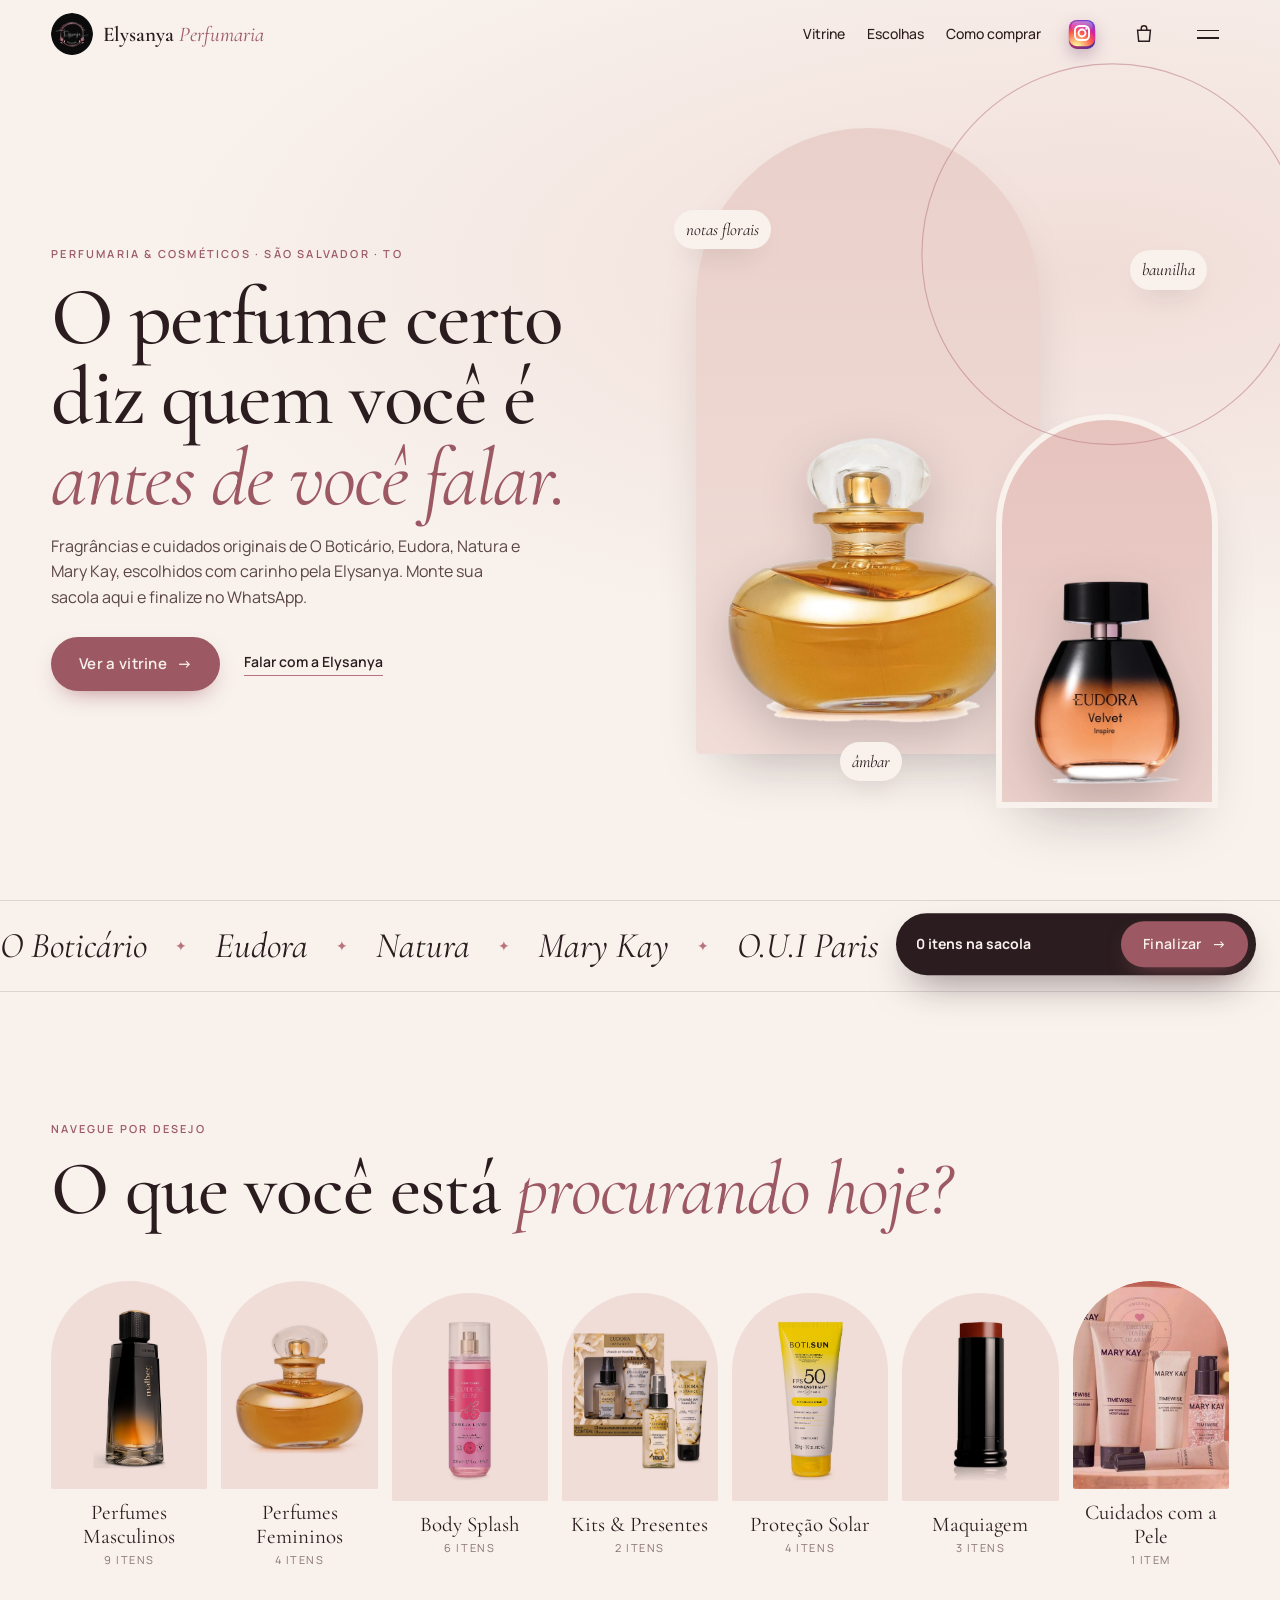
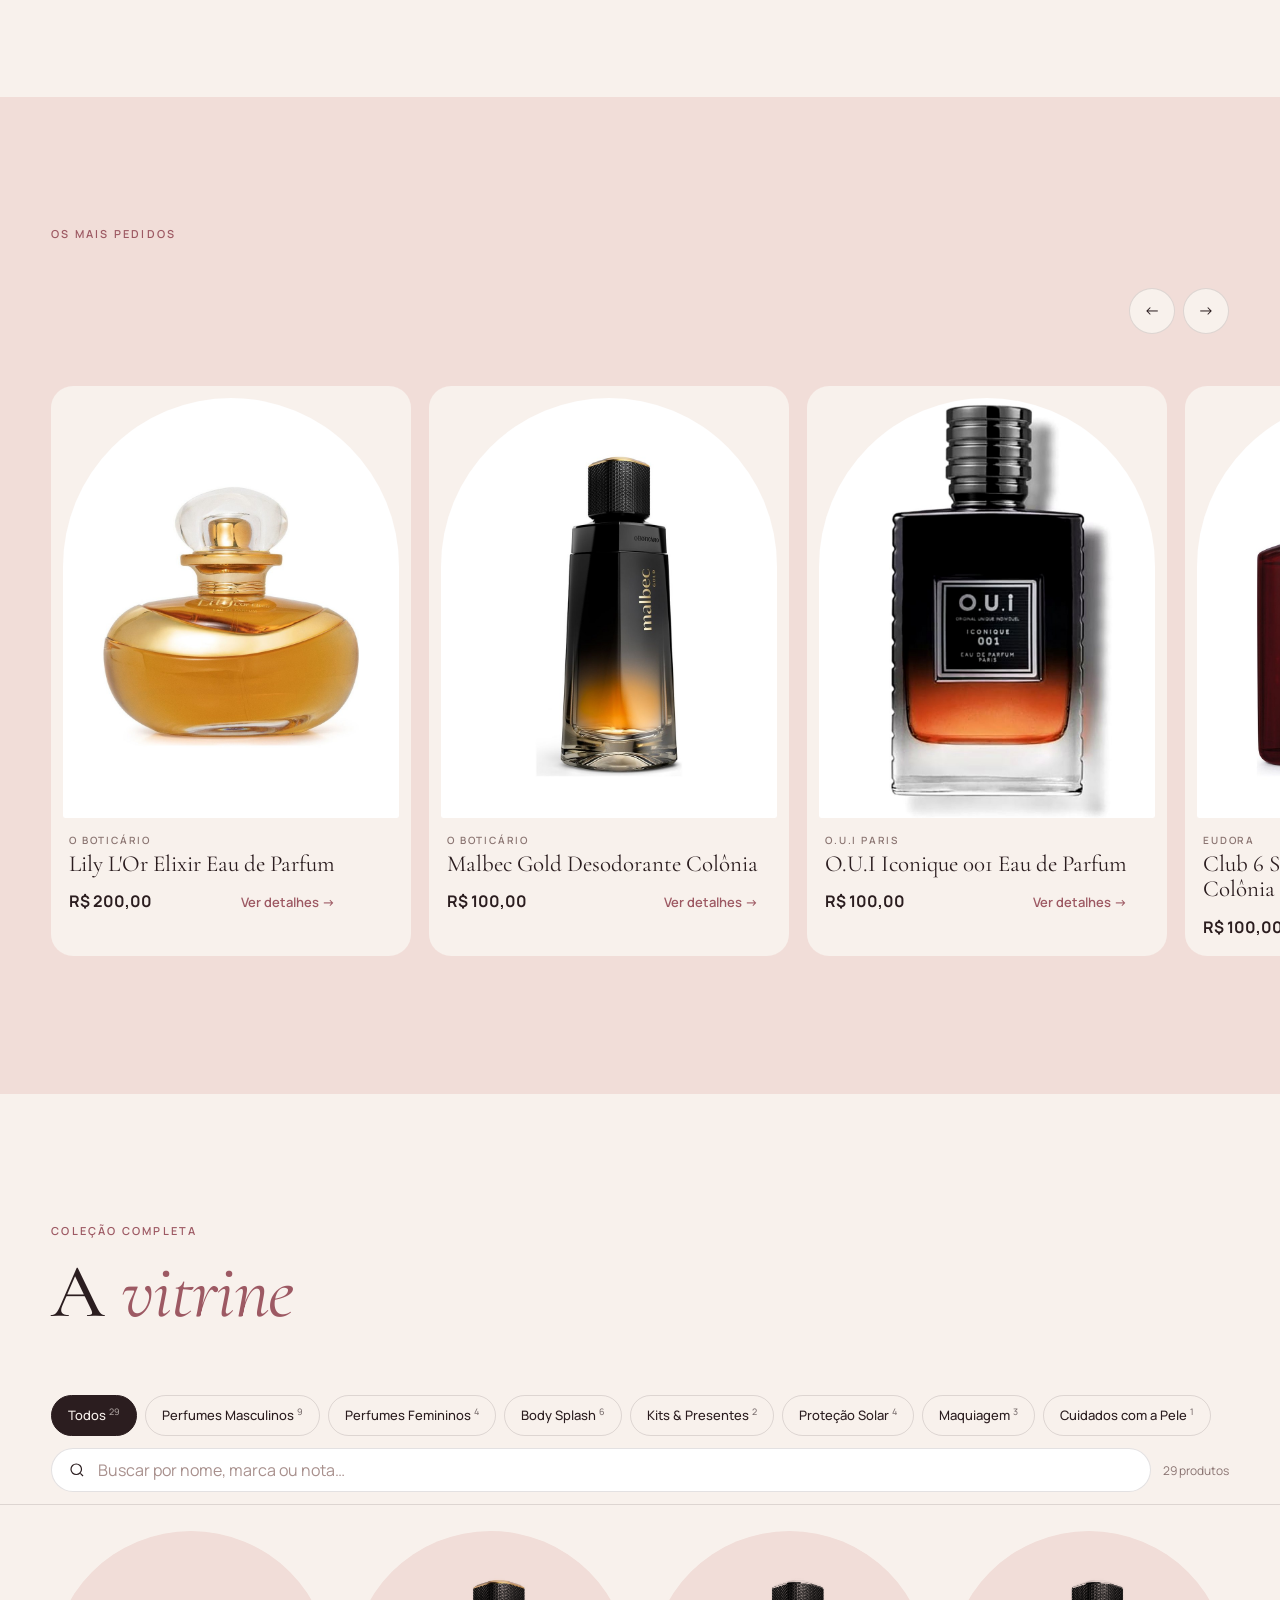
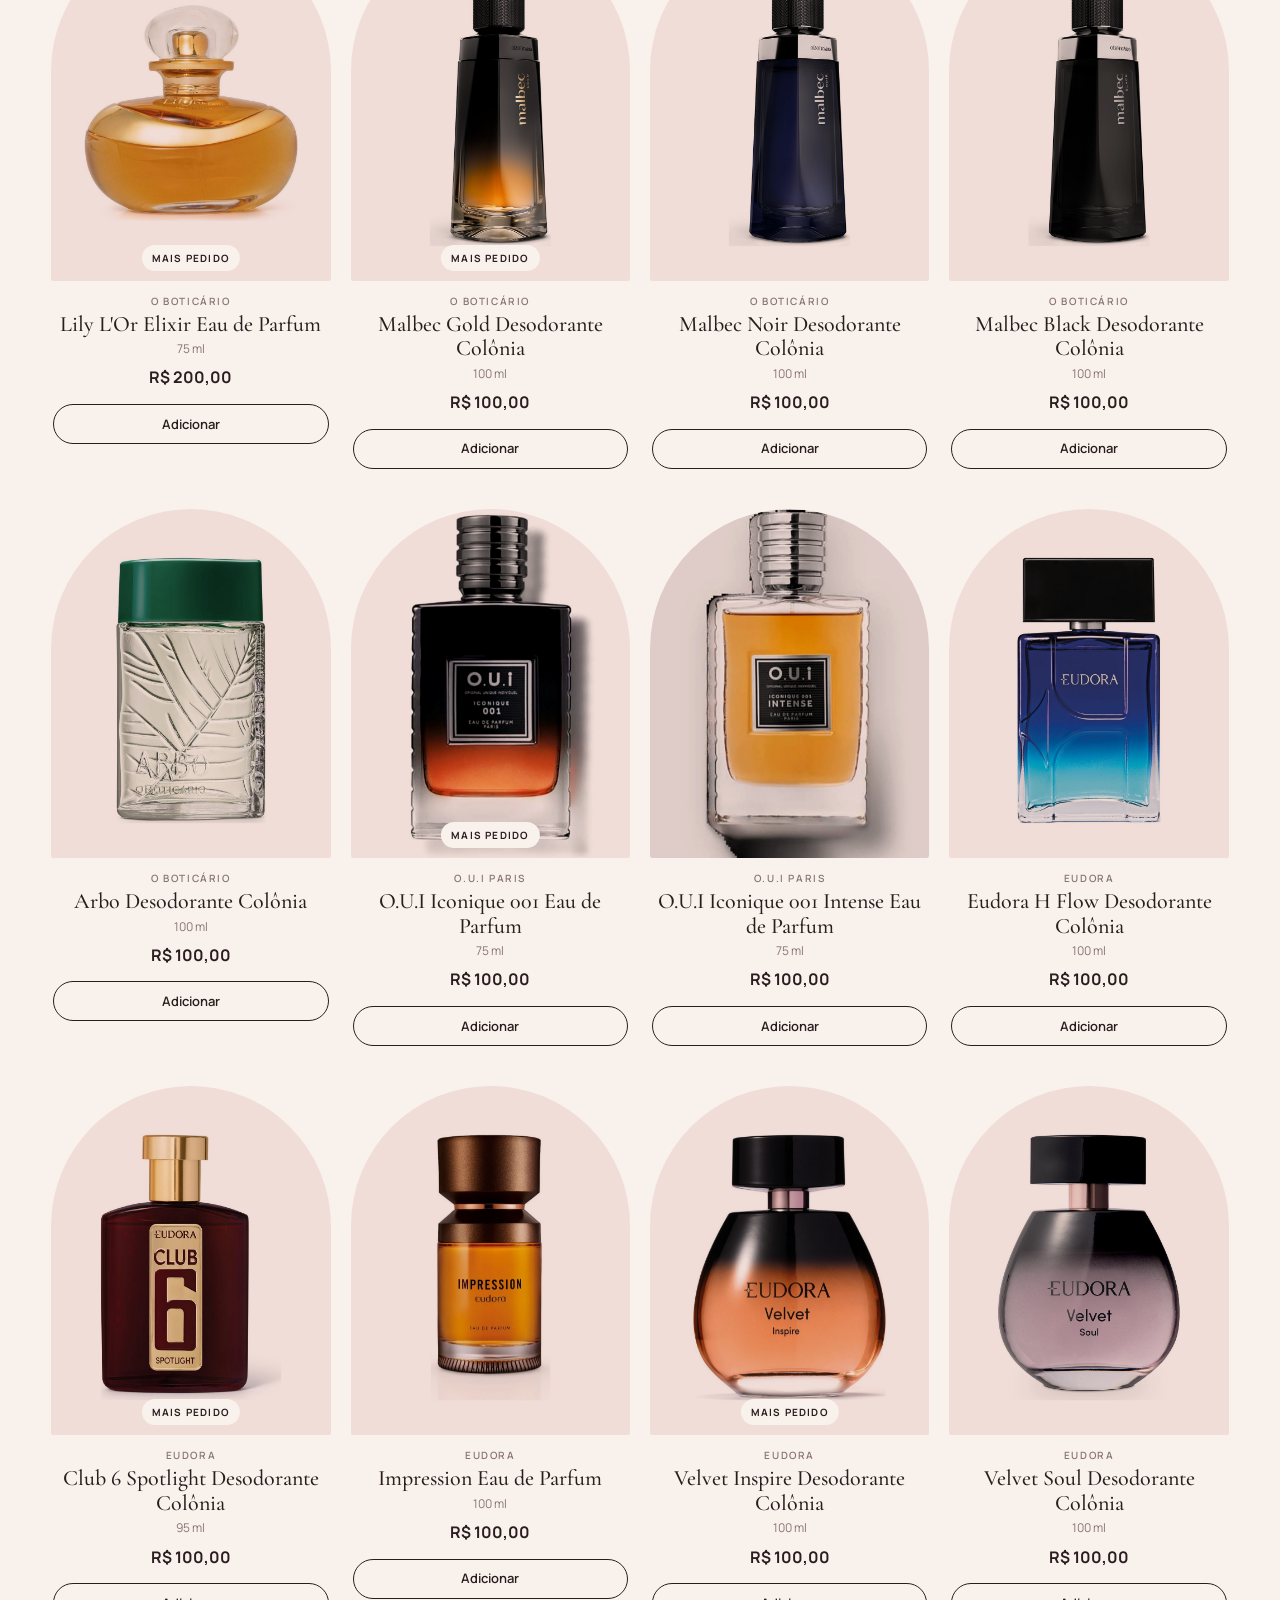
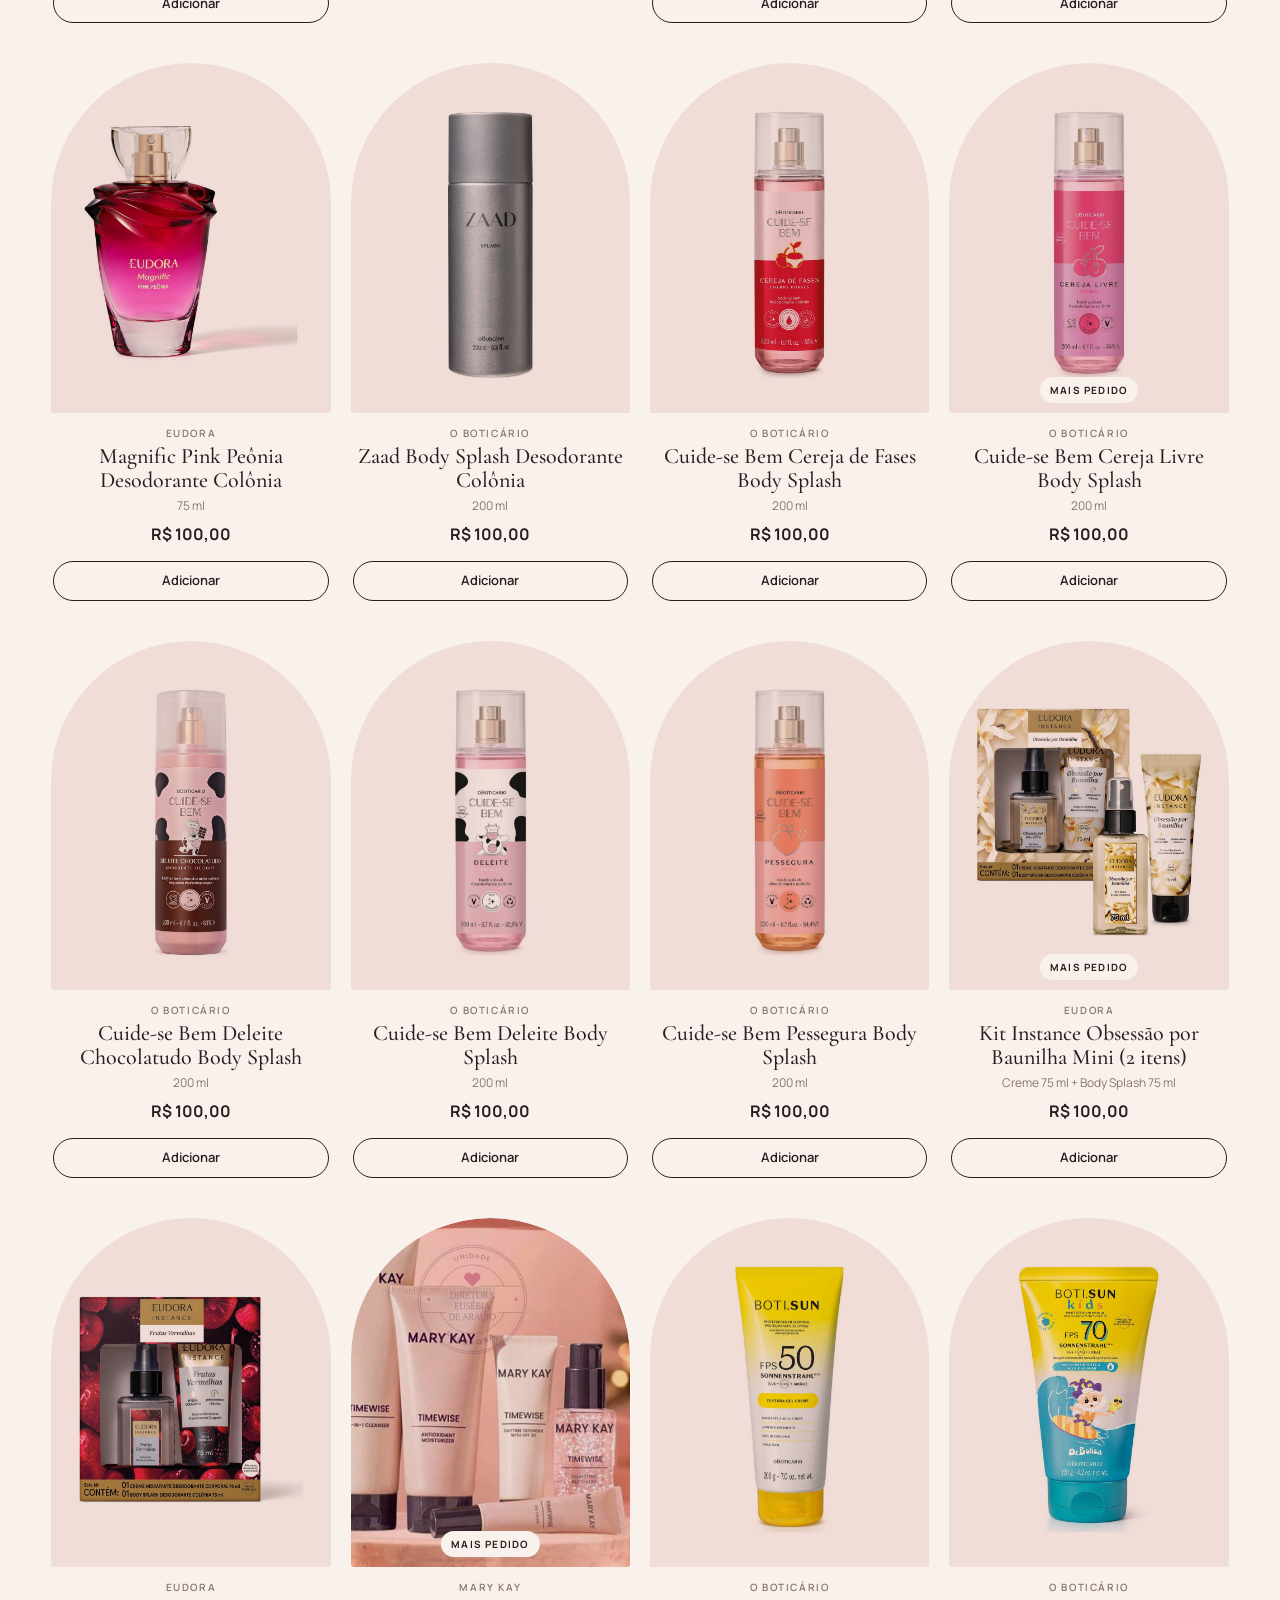
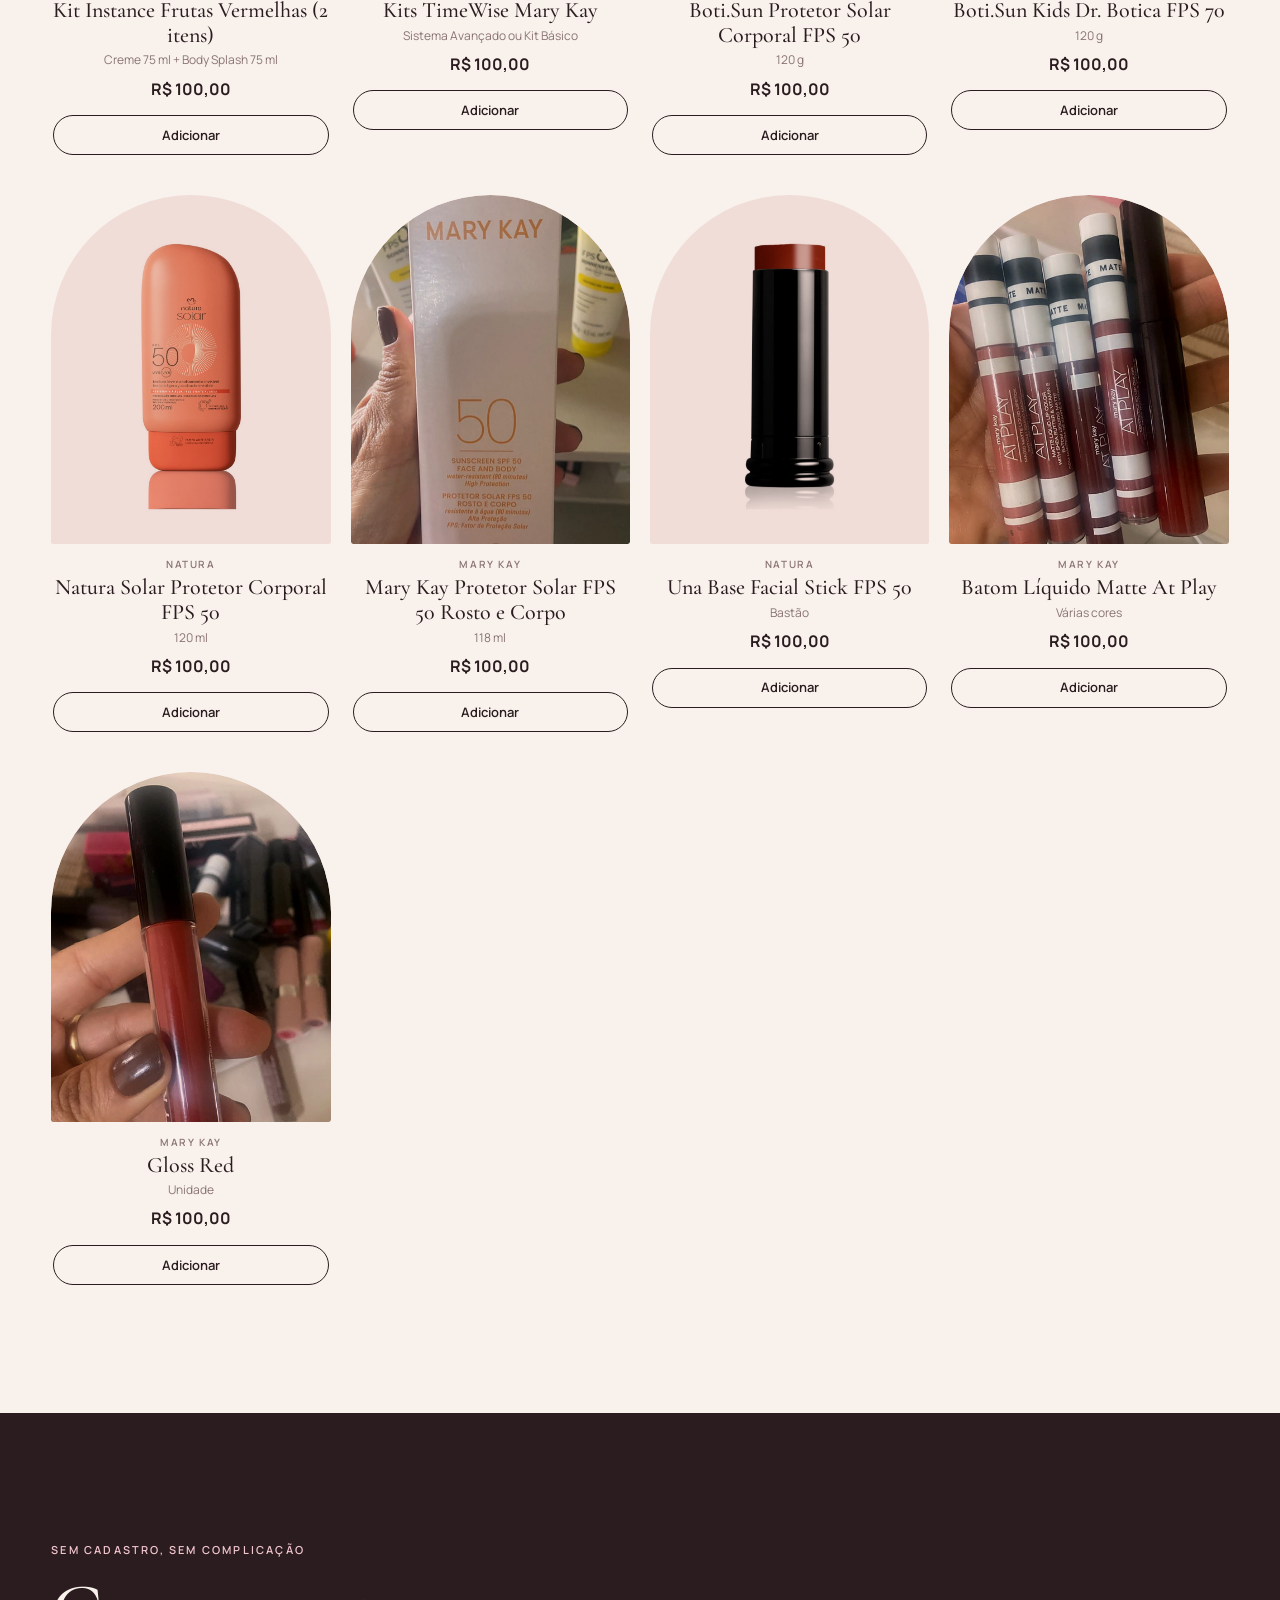
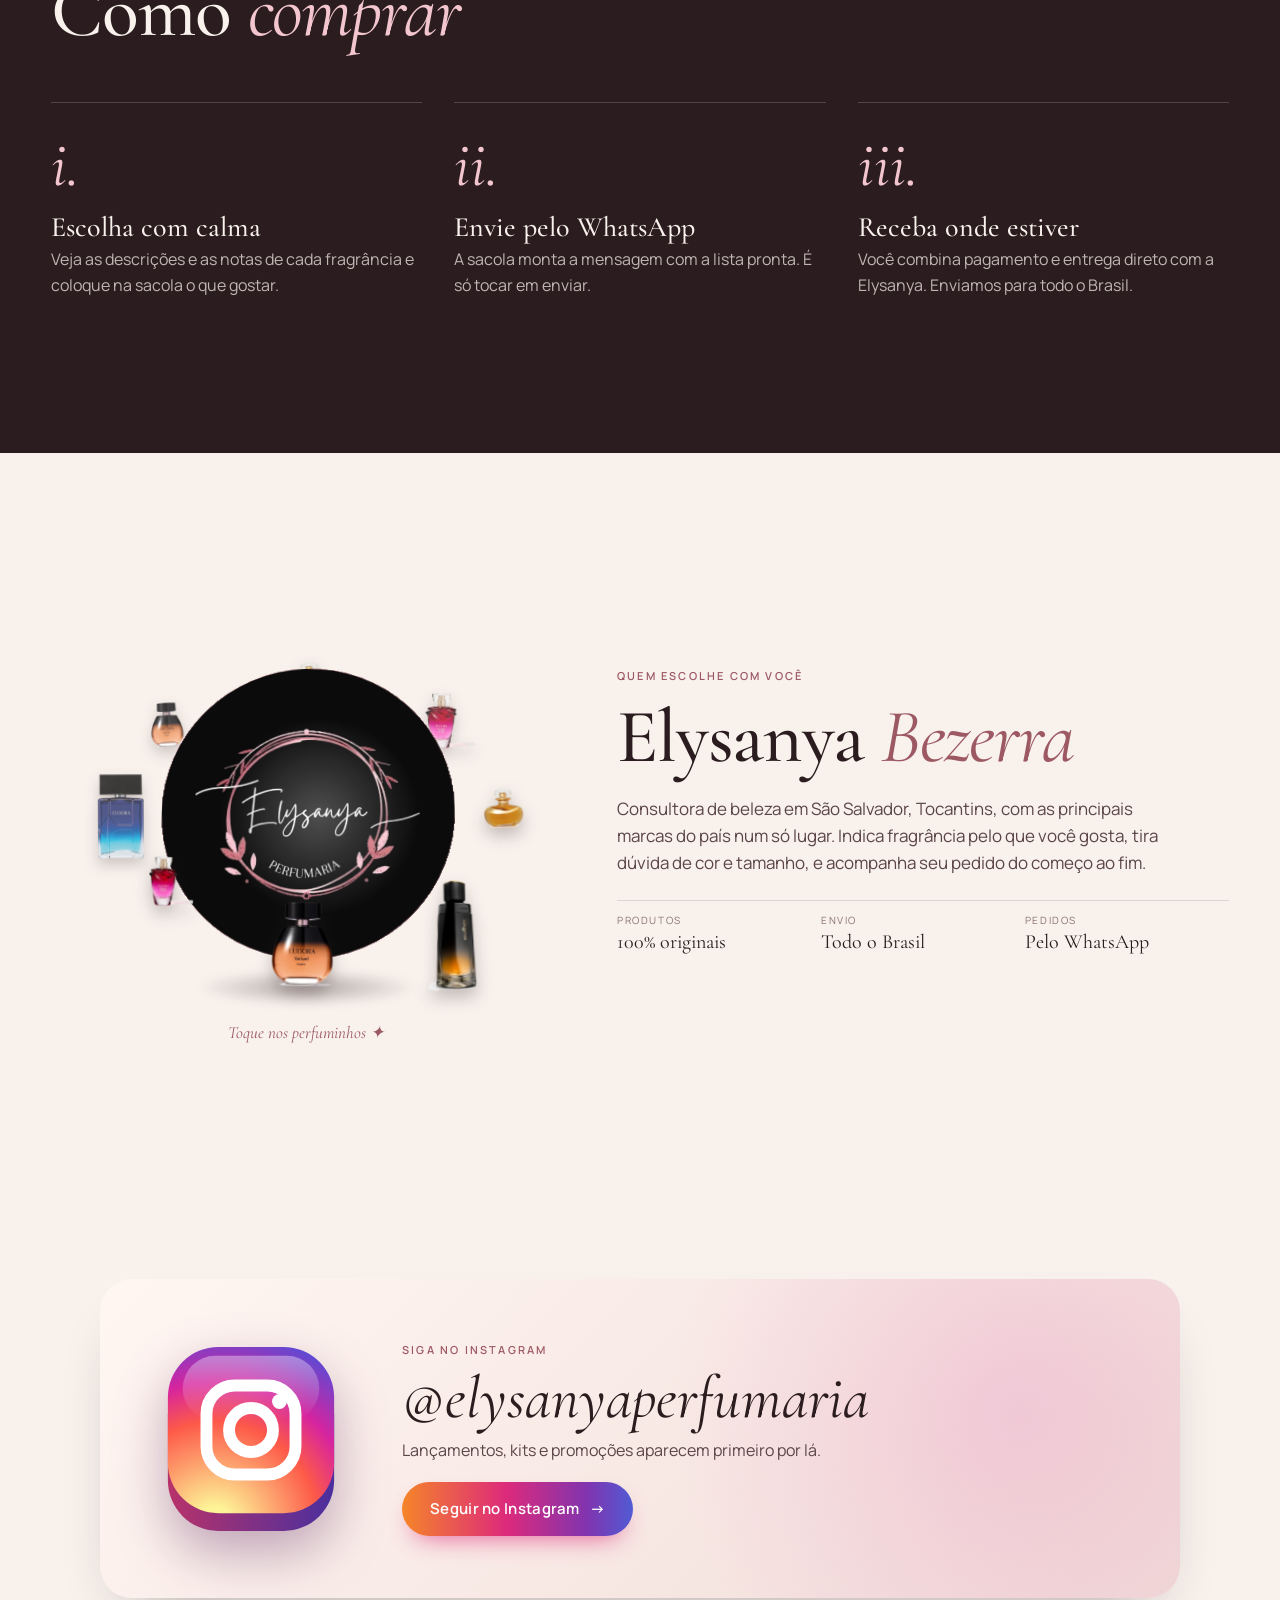
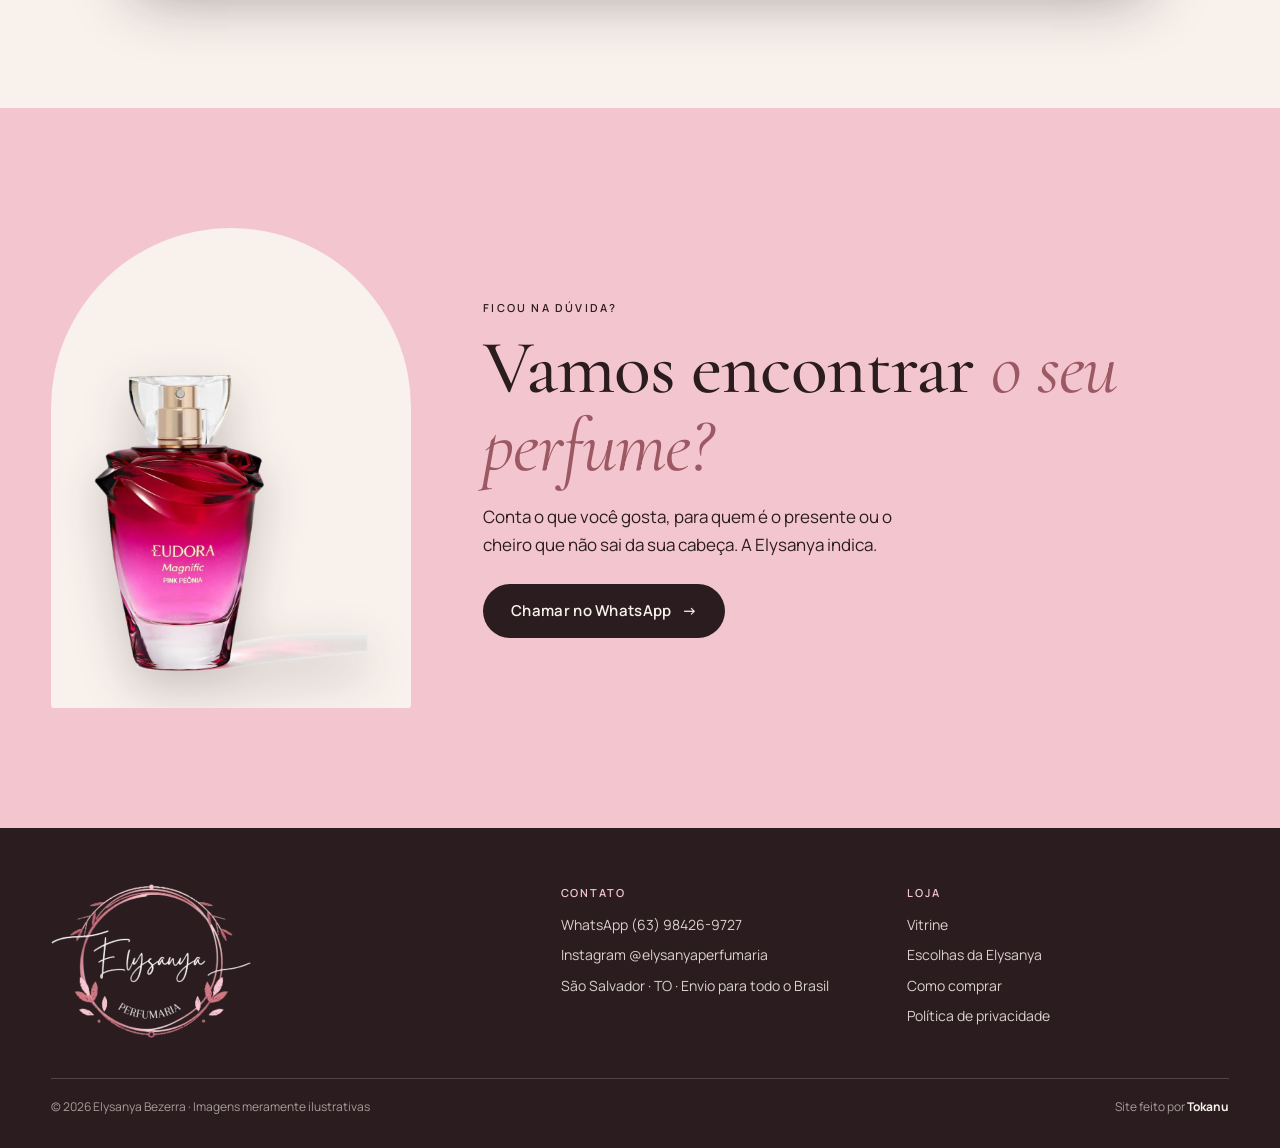
<file: index.html>
<!doctype html>
<html lang="pt-BR">
<head>
  <meta charset="utf-8">
  <meta name="viewport" content="width=device-width, initial-scale=1, viewport-fit=cover">
  <title>Elysanya Perfumaria · Perfumes & Cosméticos</title>
  <meta name="description" content="Perfumes e cosméticos originais O Boticário, Eudora, Natura, Mary Kay e O.U.I. Escolha na vitrine e finalize seu pedido pelo WhatsApp. São Salvador-TO, envio para todo o Brasil.">
  <meta name="theme-color" content="#f8f1ec">
  <meta property="og:title" content="Elysanya Perfumaria · Perfumes & Cosméticos">
  <meta property="og:description" content="Escolha na vitrine e finalize pelo WhatsApp. Envio para todo o Brasil.">
  <meta property="og:image" content="assets/logo/og.jpg">
  <meta property="og:type" content="website">
  <link rel="icon" href="assets/logo/selo-64.png" type="image/png">
  <link rel="apple-touch-icon" href="assets/logo/selo-180.png">
  <link rel="preconnect" href="https://fonts.googleapis.com">
  <link rel="preconnect" href="https://fonts.gstatic.com" crossorigin>
  <link href="https://fonts.googleapis.com/css2?family=Cormorant+Garamond:ital,wght@0,400;0,500;0,600;1,400;1,500&family=Manrope:wght@400;500;600;700&display=swap" rel="stylesheet">
  <link rel="stylesheet" href="assets/css/style.css?v=4">
</head>
<body>
  <svg width="0" height="0" style="position:absolute" aria-hidden="true" focusable="false">
    <defs>
      <radialGradient id="igGrad" cx="28%" cy="108%" r="140%">
        <stop offset="0" stop-color="#fdf497"/><stop offset=".08" stop-color="#fdf497"/>
        <stop offset=".45" stop-color="#fd5949"/><stop offset=".62" stop-color="#d6249f"/>
        <stop offset=".95" stop-color="#285aeb"/>
      </radialGradient>
      <linearGradient id="igSide" x1="0" y1="0" x2="1" y2="0"><stop offset="0" stop-color="#b8326a"/><stop offset="1" stop-color="#4a2f9e"/></linearGradient>
      <linearGradient id="igGloss" x1="0" y1="0" x2="0" y2="1"><stop offset="0" stop-color="#fff" stop-opacity=".75"/><stop offset="1" stop-color="#fff" stop-opacity="0"/></linearGradient>
    </defs>
    <symbol id="ig3d" viewBox="0 0 64 70">
      <rect x="4" y="10" width="56" height="56" rx="17" fill="url(#igSide)"/>
      <rect x="4" y="4" width="56" height="56" rx="17" fill="url(#igGrad)"/>
      <rect x="9" y="7" width="46" height="22" rx="11" fill="url(#igGloss)" opacity=".5"/>
      <rect x="17" y="17" width="30" height="30" rx="9.5" fill="none" stroke="#fff" stroke-width="4"/>
      <circle cx="32" cy="32" r="7.4" fill="none" stroke="#fff" stroke-width="4"/>
      <circle cx="41.6" cy="22.4" r="2.5" fill="#fff"/>
    </symbol>
  </svg>

  <!-- Abertura -->
  <div class="curtain" id="curtain" aria-hidden="true">
    <img src="assets/logo/selo-512.png" alt="" width="512" height="512">
  </div>

  <!-- Topo -->
  <header class="top" id="top">
    <a href="#inicio" class="top__brand" aria-label="Elysanya Perfumaria — início">
      <img src="assets/logo/selo-180.png" alt="" width="180" height="180">
      <span>Elysanya <em>Perfumaria</em></span>
    </a>
    <nav class="top__nav" aria-label="Principal">
      <a href="#vitrine" class="top__link top__desk">Vitrine</a>
      <a href="#escolhas" class="top__link top__desk">Escolhas</a>
      <a href="#como-comprar" class="top__link top__desk">Como comprar</a>
      <a class="top__ig" data-ig-link href="#" target="_blank" rel="noopener" aria-label="Instagram @elysanyaperfumaria"><svg class="ig3d" viewBox="0 0 64 70" aria-hidden="true"><use href="#ig3d"/></svg></a>
      <button class="top__bag" data-open-bag aria-label="Abrir sacola">
        <svg viewBox="0 0 24 24" fill="none" stroke="currentColor" stroke-width="1.6" aria-hidden="true"><path d="M5 8h14l-1.2 12H6.2z"/><path d="M9 8V6a3 3 0 0 1 6 0v2"/></svg>
        <span class="top__badge" data-bag-num>0</span>
      </button>
      <button class="top__menu" id="menuOpen" aria-expanded="false" aria-controls="menu" aria-label="Abrir menu"><span></span><span></span></button>
    </nav>
  </header>

  <!-- Menu -->
  <div class="menu" id="menu" aria-hidden="true">
    <div class="menu__inner">
      <ul class="menu__list">
        <li><a href="#vitrine" data-menu-link>Vitrine</a></li>
        <li><a href="#categorias" data-menu-link>Categorias</a></li>
        <li><a href="#escolhas" data-menu-link>Escolhas da Elysanya</a></li>
        <li><a href="#como-comprar" data-menu-link>Como comprar</a></li>
        <li><a href="#contato" data-menu-link>Contato</a></li>
      </ul>
      <div class="menu__foot">
        <a data-wa-link href="#" target="_blank" rel="noopener" class="pill pill--rose">WhatsApp</a>
        <a data-ig-link href="#" target="_blank" rel="noopener" class="pill pill--line pill--ig"><svg class="ig3d" viewBox="0 0 64 70" aria-hidden="true"><use href="#ig3d"/></svg>@elysanyaperfumaria</a>
      </div>
    </div>
  </div>

  <main id="inicio">
    <!-- Hero -->
    <section class="hero" aria-label="Início">
      <div class="hero__text">
        <p class="eyebrow reveal">Perfumaria &amp; cosméticos · <span data-city></span></p>
        <h1 class="hero__title reveal">O perfume certo<br>diz quem você é <em>antes de você falar.</em></h1>
        <p class="hero__lead reveal">Fragrâncias e cuidados originais de O Boticário, Eudora, Natura e Mary Kay, escolhidos com carinho pela Elysanya. Monte sua sacola aqui e finalize no WhatsApp.</p>
        <div class="hero__cta reveal">
          <a href="#vitrine" class="pill pill--rose pill--lg">Ver a vitrine <span aria-hidden="true">→</span></a>
          <a data-wa-link href="#" target="_blank" rel="noopener" class="link-arrow">Falar com a Elysanya</a>
        </div>
      </div>

      <div class="hero__art" aria-hidden="true">
        <div class="arch arch--big" id="archBig">
          <img src="assets/hero/lily-lor.webp" alt="" width="764" height="773">
        </div>
        <div class="arch arch--small" id="archSmall">
          <img src="assets/hero/velvet-inspire.webp" alt="" width="693" height="954">
        </div>
        <span class="note note--1">notas florais</span>
        <span class="note note--2">baunilha</span>
        <span class="note note--3">âmbar</span>
        <svg class="hero__ring" viewBox="0 0 200 200"><circle cx="100" cy="100" r="98" fill="none" stroke="currentColor" stroke-width=".6"/></svg>
      </div>
    </section>

    <!-- Marcas -->
    <div class="brands" aria-label="Marcas">
      <div class="brands__track">
        <span>O Boticário</span><i>✦</i><span>Eudora</span><i>✦</i><span>Natura</span><i>✦</i><span>Mary Kay</span><i>✦</i><span>O.U.I Paris</span><i>✦</i>
        <span>O Boticário</span><i>✦</i><span>Eudora</span><i>✦</i><span>Natura</span><i>✦</i><span>Mary Kay</span><i>✦</i><span>O.U.I Paris</span><i>✦</i>
      </div>
    </div>

    <!-- Categorias -->
    <section class="section" id="categorias" aria-label="Categorias">
      <div class="head">
        <p class="eyebrow">Navegue por desejo</p>
        <h2 class="title reveal">O que você está <em>procurando hoje?</em></h2>
      </div>
      <div class="cats" id="cats"></div>
    </section>

    <!-- Escolhas -->
    <section class="section section--blush" id="escolhas" aria-label="Escolhas da Elysanya">
      <div class="head head--split">
        <div>
          <p class="eyebrow">Os mais pedidos</p>
          <h2 class="title reveal">Escolhas <em>da Elysanya</em></h2>
        </div>
        <div class="arrows">
          <button class="round" data-feat="-1" aria-label="Anterior">←</button>
          <button class="round" data-feat="1" aria-label="Próximo">→</button>
        </div>
      </div>
      <div class="picks" id="featured"></div>
    </section>

    <!-- Vitrine -->
    <section class="section" id="vitrine" aria-label="Vitrine">
      <div class="head">
        <p class="eyebrow">Coleção completa</p>
        <h2 class="title reveal">A <em>vitrine</em></h2>
      </div>

      <div class="filters" id="filters">
        <div class="chips" id="chips" role="tablist" aria-label="Categorias"></div>
        <div class="filters__row">
          <label class="search">
            <svg width="18" height="18" viewBox="0 0 24 24" fill="none" stroke="currentColor" stroke-width="1.6" aria-hidden="true"><circle cx="11" cy="11" r="7"/><path d="m20 20-3.5-3.5"/></svg>
            <span class="sr-only">Buscar produto</span>
            <input type="search" id="search" placeholder="Buscar por nome, marca ou nota…" autocomplete="off">
          </label>
          <span class="filters__count" id="count"></span>
        </div>
      </div>

      <div class="grid" id="grid" aria-live="polite"></div>
    </section>

    <!-- Como comprar -->
    <section class="section section--cocoa" id="como-comprar" aria-label="Como comprar">
      <div class="head">
        <p class="eyebrow">Sem cadastro, sem complicação</p>
        <h2 class="title reveal">Como <em>comprar</em></h2>
      </div>
      <ol class="steps">
        <li class="step reveal"><span class="step__n">i.</span><h3>Escolha com calma</h3><p>Veja as descrições e as notas de cada fragrância e coloque na sacola o que gostar.</p></li>
        <li class="step reveal"><span class="step__n">ii.</span><h3>Envie pelo WhatsApp</h3><p>A sacola monta a mensagem com a lista pronta. É só tocar em enviar.</p></li>
        <li class="step reveal"><span class="step__n">iii.</span><h3>Receba onde estiver</h3><p>Você combina pagamento e entrega direto com a Elysanya. Enviamos para todo o Brasil.</p></li>
      </ol>
    </section>

    <!-- Sobre -->
    <section class="section about" id="sobre" aria-label="Sobre">
      <div class="seal3d reveal" id="seal3d">
        <div class="seal3d__stage">
          <div class="seal3d__coin" id="coin">
            <img class="seal3d__face" src="assets/logo/selo-512.png" alt="Selo Elysanya Perfumaria" width="512" height="512" loading="lazy" draggable="false">
          </div>
          <div class="seal3d__shadow" aria-hidden="true"></div>
        </div>
        <div class="seal3d__minis" id="minis" aria-hidden="true"></div>
        <p class="seal3d__hint">Toque nos perfuminhos ✦</p>
      </div>
      <div class="about__text">
        <p class="eyebrow">Quem escolhe com você</p>
        <h2 class="title reveal">Elysanya <em>Bezerra</em></h2>
        <p class="reveal">Consultora de beleza em São Salvador, Tocantins, com as principais marcas do país num só lugar. Indica fragrância pelo que você gosta, tira dúvida de cor e tamanho, e acompanha seu pedido do começo ao fim.</p>
        <ul class="facts reveal">
          <li><span>Produtos</span>100% originais</li>
          <li><span>Envio</span>Todo o Brasil</li>
          <li><span>Pedidos</span>Pelo WhatsApp</li>
        </ul>
      </div>
    </section>

    <!-- Instagram -->
    <section class="insta" id="instagram" aria-label="Instagram">
      <a class="insta__card" data-ig-link href="#" target="_blank" rel="noopener">
        <span class="insta__icon" id="igTilt"><svg class="ig3d ig3d--xl" viewBox="0 0 64 70" aria-hidden="true"><use href="#ig3d"/></svg></span>
        <span class="insta__text">
          <span class="eyebrow">Siga no Instagram</span>
          <span class="insta__handle">@elysanyaperfumaria</span>
          <span class="insta__lead">Lançamentos, kits e promoções aparecem primeiro por lá.</span>
          <span class="pill pill--insta pill--lg">Seguir no Instagram <span aria-hidden="true">→</span></span>
        </span>
      </a>
    </section>

    <!-- Contato -->
    <section class="cta" id="contato" aria-label="Contato">
      <div class="cta__arch" aria-hidden="true"><img src="assets/hero/magnific-pink.webp" alt="" width="764" height="833" loading="lazy"></div>
      <div class="cta__text">
        <p class="eyebrow">Ficou na dúvida?</p>
        <h2 class="title">Vamos encontrar <em>o seu perfume?</em></h2>
        <p>Conta o que você gosta, para quem é o presente ou o cheiro que não sai da sua cabeça. A Elysanya indica.</p>
        <a data-wa-link href="#" target="_blank" rel="noopener" class="pill pill--cocoa pill--lg">Chamar no WhatsApp <span aria-hidden="true">→</span></a>
      </div>
    </section>
  </main>

  <footer class="footer">
    <div class="footer__top">
      <img class="footer__logo" src="assets/logo/logo-claro.png" alt="Elysanya Perfumaria" width="790" height="606" loading="lazy">
      <div class="footer__cols">
        <div>
          <h4>Contato</h4>
          <a data-wa-link href="#" target="_blank" rel="noopener">WhatsApp <span data-wa-display></span></a>
          <a data-ig-link href="#" target="_blank" rel="noopener">Instagram @elysanyaperfumaria</a>
          <p><span data-city></span> · Envio para todo o Brasil</p>
        </div>
        <div>
          <h4>Loja</h4>
          <a href="#vitrine">Vitrine</a>
          <a href="#escolhas">Escolhas da Elysanya</a>
          <a href="#como-comprar">Como comprar</a>
          <a href="privacidade.html">Política de privacidade</a>
        </div>
      </div>
    </div>
    <div class="footer__base">
      <span>© <span id="year"></span> Elysanya Bezerra · Imagens meramente ilustrativas</span>
      <span>Site feito por <strong>Tokanu</strong></span>
    </div>
  </footer>

  <!-- Painéis -->
  <div class="overlay" id="overlay"></div>

  <aside class="sheet sheet--product" id="productSheet" role="dialog" aria-modal="true" aria-label="Detalhes do produto">
    <div class="sheet__grip" aria-hidden="true"></div>
    <div class="sheet__bar">
      <span class="sheet__counter" id="pdCounter"></span>
      <button class="sheet__close" data-close aria-label="Fechar">✕</button>
    </div>
    <div class="sheet__scroll" id="pdContent"></div>
  </aside>

  <aside class="sheet sheet--bag" id="bagSheet" role="dialog" aria-modal="true" aria-label="Sacola">
    <div class="sheet__grip" aria-hidden="true"></div>
    <div class="sheet__bar">
      <span class="sheet__title">Sua sacola <small data-bag-count>(0)</small></span>
      <button class="sheet__close" data-close aria-label="Fechar">✕</button>
    </div>
    <div class="sheet__scroll" id="bagContent"></div>
    <div class="bag__foot" id="bagFoot">
      <div class="bag__total"><span>Total estimado</span><strong id="bagTotal">R$ 0,00</strong></div>
      <div class="fields">
        <label class="field"><span>Seu nome</span><input id="custName" autocomplete="name" placeholder="Opcional"></label>
        <label class="field"><span>Cidade / UF</span><input id="custCity" autocomplete="address-level2" placeholder="Opcional"></label>
      </div>
      <button class="pill pill--rose pill--lg pill--block" id="checkout">Finalizar no WhatsApp <span aria-hidden="true">→</span></button>
      <p class="fine">Nada é cobrado aqui. O pedido vai como mensagem para a Elysanya, que confirma valores, pagamento e entrega. <a href="privacidade.html">Privacidade</a></p>
    </div>
  </aside>

  <div class="floatbag" id="floatbar">
    <button data-open-bag class="floatbag__info">
      <span class="floatbag__count" id="fbCount">0 itens</span>
      <span class="floatbag__total" id="fbTotal"></span>
    </button>
    <button class="pill pill--rose" id="fbGo">Finalizar <span aria-hidden="true">→</span></button>
  </div>

  <a class="ig-fab is-top" id="igFab" data-ig-link href="#" target="_blank" rel="noopener" aria-label="Instagram @elysanyaperfumaria"><svg class="ig3d" viewBox="0 0 64 70" aria-hidden="true"><use href="#ig3d"/></svg></a>

  <a class="wa-fab is-top" id="waFab" data-wa-link href="#" target="_blank" rel="noopener" aria-label="Falar no WhatsApp">
    <svg viewBox="0 0 24 24" fill="currentColor" aria-hidden="true"><path d="M17.47 14.38c-.3-.15-1.76-.87-2.03-.97-.27-.1-.47-.15-.67.15-.2.3-.77.97-.94 1.17-.17.2-.35.22-.64.07-.3-.15-1.26-.46-2.4-1.48-.89-.79-1.49-1.77-1.66-2.07-.17-.3-.02-.46.13-.6.13-.14.3-.35.45-.52.15-.17.2-.3.3-.5.1-.2.05-.37-.03-.52-.07-.15-.67-1.610-.92-2.2-.24-.58-.49-.5-.67-.51h-.57c-.2 0-.52.07-.79.37-.27.3-1.04 1.02-1.04 2.48s1.07 2.88 1.21 3.08c.15.2 2.1 3.2 5.08 4.49.71.31 1.26.49 1.69.63.71.22 1.36.19 1.87.12.57-.09 1.76-.72 2.01-1.41.25-.7.25-1.29.17-1.41-.07-.13-.27-.2-.57-.35M12.05 21.5h-.01a9.43 9.43 0 0 1-4.8-1.32l-.35-.2-3.56.93.95-3.47-.22-.36a9.4 9.4 0 0 1-1.44-5.01c0-5.2 4.23-9.43 9.44-9.43 2.52 0 4.89.98 6.67 2.77a9.37 9.37 0 0 1 2.76 6.67c0 5.2-4.24 9.43-9.44 9.43m8.03-17.46A11.27 11.27 0 0 0 12.05.72C5.79.72.7 5.8.7 12.06c0 2 .52 3.950 1.52 5.67L.6 23.6l6.02-1.58a11.3 11.3 0 0 0 5.42 1.38h.01c6.25 0 11.34-5.09 11.35-11.34 0-3.03-1.18-5.88-3.32-8.02"/></svg>
  </a>

  <div class="toast" id="toast" role="status" aria-live="polite"></div>

  <script src="assets/js/config.js?v=1"></script>
  <script src="assets/js/app.js?v=2"></script>
  <script src="assets/js/fx.js?v=2"></script>
</body>
</html>
</file>
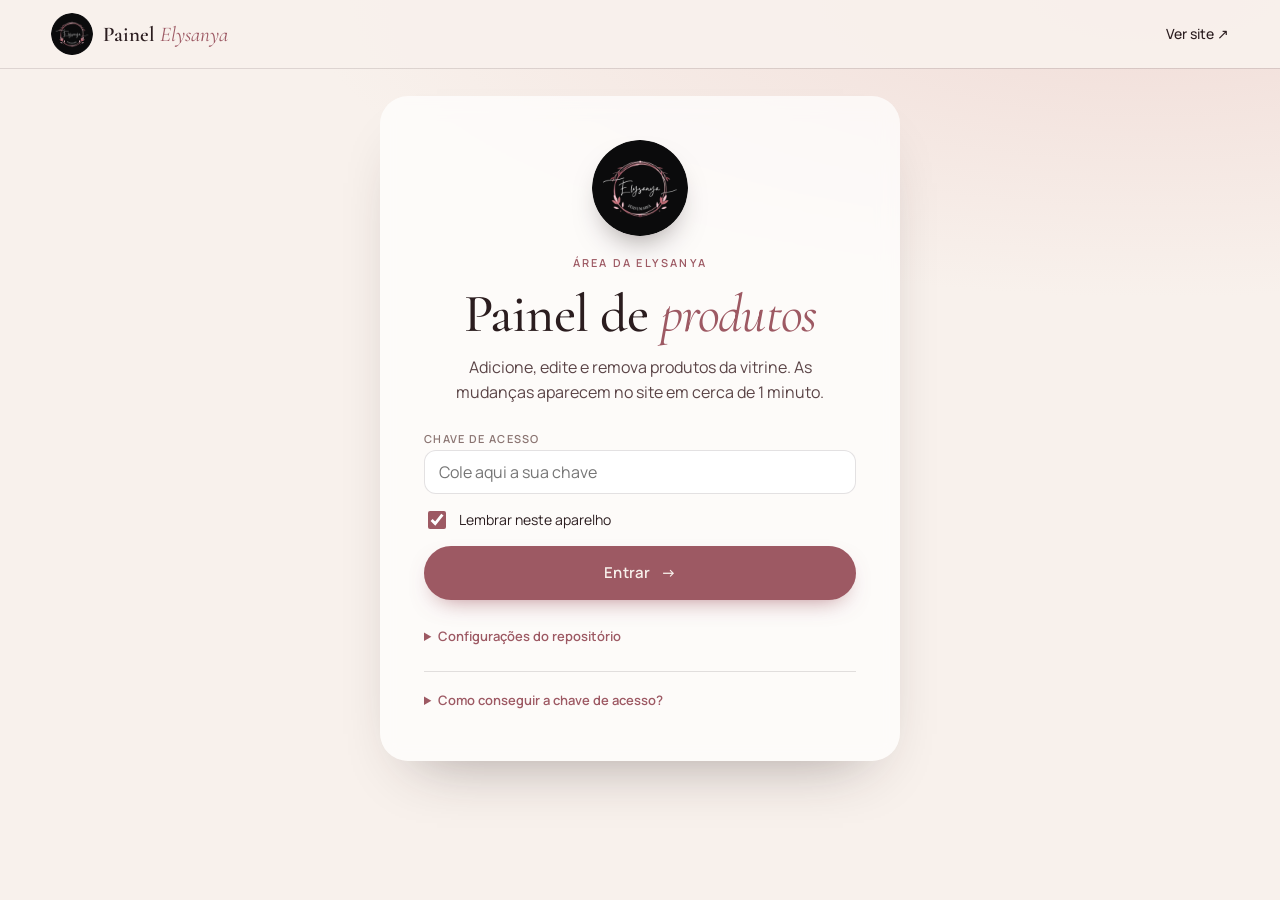
<file: admin.html>
<!doctype html>
<html lang="pt-BR">
<head>
  <meta charset="utf-8">
  <meta name="viewport" content="width=device-width, initial-scale=1, viewport-fit=cover">
  <meta name="robots" content="noindex, nofollow">
  <meta name="theme-color" content="#f8f1ec">
  <title>Painel · Elysanya Perfumaria</title>
  <link rel="icon" href="assets/logo/selo-64.png" type="image/png">
  <link rel="apple-touch-icon" href="assets/logo/selo-180.png">
  <link rel="preconnect" href="https://fonts.googleapis.com">
  <link rel="preconnect" href="https://fonts.gstatic.com" crossorigin>
  <link href="https://fonts.googleapis.com/css2?family=Cormorant+Garamond:ital,wght@0,400;0,500;0,600;1,400;1,500&family=Manrope:wght@400;500;600;700&display=swap" rel="stylesheet">
  <link rel="stylesheet" href="assets/css/style.css?v=4">
  <link rel="stylesheet" href="assets/css/admin.css?v=3">
</head>
<body class="adm">

  <header class="top top--solid adm-top">
    <span class="top__brand">
      <img src="assets/logo/selo-180.png" alt="" width="180" height="180">
      <span>Painel <em>Elysanya</em></span>
    </span>
    <nav class="top__nav">
      <a href="index.html" target="_blank" rel="noopener" class="top__link">Ver site ↗</a>
      <button class="top__link" id="logout" hidden>Sair</button>
    </nav>
  </header>

  <!-- Login -->
  <section class="adm-login" id="loginView">
    <div class="adm-login__card">
      <img class="adm-login__seal" src="assets/logo/selo-512.png" alt="" width="512" height="512">
      <p class="eyebrow">Área da Elysanya</p>
      <h1 class="title">Painel de <em>produtos</em></h1>
      <p class="adm-lead">Adicione, edite e remova produtos da vitrine. As mudanças aparecem no site em cerca de 1 minuto.</p>

      <form id="loginForm" class="adm-form" autocomplete="off">
        <label class="field"><span>Chave de acesso</span><input id="ghToken" type="password" required autocomplete="off" placeholder="Cole aqui a sua chave"></label>
        <label class="adm-check"><input type="checkbox" id="remember" checked> Lembrar neste aparelho</label>
        <button class="pill pill--rose pill--lg pill--block" type="submit">Entrar <span aria-hidden="true">→</span></button>
        <p class="adm-error" id="loginError" role="alert"></p>

        <details class="adm-advanced">
          <summary>Configurações do repositório</summary>
          <div class="adm-row">
            <label class="field"><span>Usuário GitHub</span><input id="ghOwner" required></label>
            <label class="field"><span>Repositório</span><input id="ghRepo" required></label>
          </div>
          <label class="field"><span>Branch</span><input id="ghBranch" value="main" required></label>
        </details>
      </form>

      <details class="adm-help">
        <summary>Como conseguir a chave de acesso?</summary>
        <ol>
          <li>Entre no GitHub com a conta onde o site está publicado.</li>
          <li>Abra <a href="https://github.com/settings/personal-access-tokens/new" target="_blank" rel="noopener">github.com/settings/personal-access-tokens/new</a>.</li>
          <li>Dê um nome (ex.: <em>Painel Elysanya</em>) e escolha a validade.</li>
          <li>Em <strong>Repository access</strong>, marque <em>Only select repositories</em> e escolha só o repositório do site.</li>
          <li>Em <strong>Permissions → Repository permissions → Contents</strong>, escolha <strong>Read and write</strong>.</li>
          <li>Clique em <strong>Generate token</strong>, copie e cole no campo acima. Não compartilhe essa chave.</li>
        </ol>
      </details>
    </div>
  </section>

  <!-- Lista -->
  <section class="adm-main" id="listView" hidden>
    <div class="adm-head">
      <div>
        <p class="eyebrow" id="repoLabel"></p>
        <h1 class="title">Seus <em>produtos</em></h1>
      </div>
      <button class="pill pill--rose pill--lg" id="newBtn">+ Novo produto</button>
    </div>

    <ul class="adm-stats" id="admStats"></ul>

    <div class="adm-tools">
      <label class="search">
        <svg width="18" height="18" viewBox="0 0 24 24" fill="none" stroke="currentColor" stroke-width="1.6" aria-hidden="true"><circle cx="11" cy="11" r="7"/><path d="m20 20-3.5-3.5"/></svg>
        <span class="sr-only">Buscar</span><input type="search" id="admSearch" placeholder="Buscar produto…">
      </label>
      <select id="admCat" class="adm-select" aria-label="Filtrar categoria"></select>
    </div>

    <ul class="adm-list" id="admList"></ul>

    <details class="adm-cats">
      <summary>Categorias</summary>
      <p class="fine">A ordem aqui é a ordem dos filtros no site. Categorias sem produtos não aparecem no site.</p>
      <ul id="catList" class="adm-catlist"></ul>
      <form id="catForm" class="adm-row adm-row--inline">
        <label class="field"><span>Nova categoria</span><input id="catName" required></label>
        <button class="pill pill--cocoa" type="submit">Adicionar</button>
      </form>
    </details>

    <div class="adm-foot">
      <button id="exportBtn">Baixar backup (.json)</button>
      <button id="reloadBtn">Recarregar do GitHub</button>
    </div>
  </section>

  <!-- Editor -->
  <div class="overlay" id="overlay"></div>
  <aside class="sheet sheet--product adm-sheet" id="editor" role="dialog" aria-modal="true" aria-label="Editar produto">
    <div class="sheet__grip" aria-hidden="true"></div>
    <div class="sheet__bar">
      <span class="sheet__title" id="edTitle">Novo produto</span>
      <button class="sheet__close" data-close type="button" aria-label="Fechar">✕</button>
    </div>
    <form class="sheet__scroll adm-editor" id="edForm" autocomplete="off">
      <div class="adm-photo">
        <div class="adm-photo__frame"><img id="edPreview" alt="" hidden><span id="edNoPhoto">Sem foto</span></div>
        <div class="adm-photo__ctrl">
          <label class="pill pill--cocoa adm-file">Escolher foto ↑<input type="file" id="edFile" accept="image/*"></label>
          <div class="adm-fit" role="radiogroup" aria-label="Ajuste da foto">
            <label><input type="radio" name="fit" value="contain" checked> Inteira (fundo branco)</label>
            <label><input type="radio" name="fit" value="cover"> Preencher (corta bordas)</label>
          </div>
          <p class="fine">Fotos com fundo branco ficam mais bonitas na vitrine. A imagem é ajustada sozinha para 1000×1250.</p>
        </div>
      </div>

      <div class="adm-fields">
        <label class="field"><span>Nome do produto *</span><input id="edNome" required maxlength="120"></label>
        <div class="adm-row">
          <label class="field"><span>Marca</span><input id="edMarca" list="marcas" maxlength="40"></label>
          <label class="field"><span>Categoria *</span><select id="edCategoria" required></select></label>
        </div>
        <div class="adm-row">
          <label class="field"><span>Preço (R$) · 0 = "Consulte"</span><input id="edPreco" inputmode="decimal" placeholder="100,00"></label>
          <label class="field"><span>Tamanho / volume</span><input id="edVolume" placeholder="100 ml" maxlength="60"></label>
        </div>
        <label class="field"><span>Família / característica</span><input id="edFamilia" placeholder="Amadeirado, Floral, Matte…" maxlength="60"></label>
        <label class="field"><span>Descrição</span><textarea id="edDescricao" rows="6" maxlength="1200"></textarea></label>
        <div class="adm-switches">
          <label class="adm-switch"><input type="checkbox" id="edDisponivel" checked><span class="adm-switch__ui"></span>Disponível <small>(desligado = "Esgotado")</small></label>
          <label class="adm-switch"><input type="checkbox" id="edDestaque"><span class="adm-switch__ui"></span>Mostrar em "Escolhas da Elysanya"</label>
        </div>
      </div>
      <datalist id="marcas"></datalist>

      <div class="adm-editor__actions">
        <button class="pill pill--rose pill--lg pill--block" type="submit" id="edSave">Salvar e publicar →</button>
        <button class="adm-delete" type="button" id="edDelete" hidden>Excluir produto</button>
      </div>
    </form>
  </aside>

  <div class="adm-busy" id="busy" hidden>
    <div><img src="assets/logo/selo-180.png" alt="" width="90" height="90"><p id="busyMsg">Publicando…</p></div>
  </div>
  <div class="toast" id="toast" role="status" aria-live="polite"></div>

  <script src="assets/js/config.js?v=1"></script>
  <script src="assets/js/admin.js?v=2"></script>
</body>
</html>
</file>
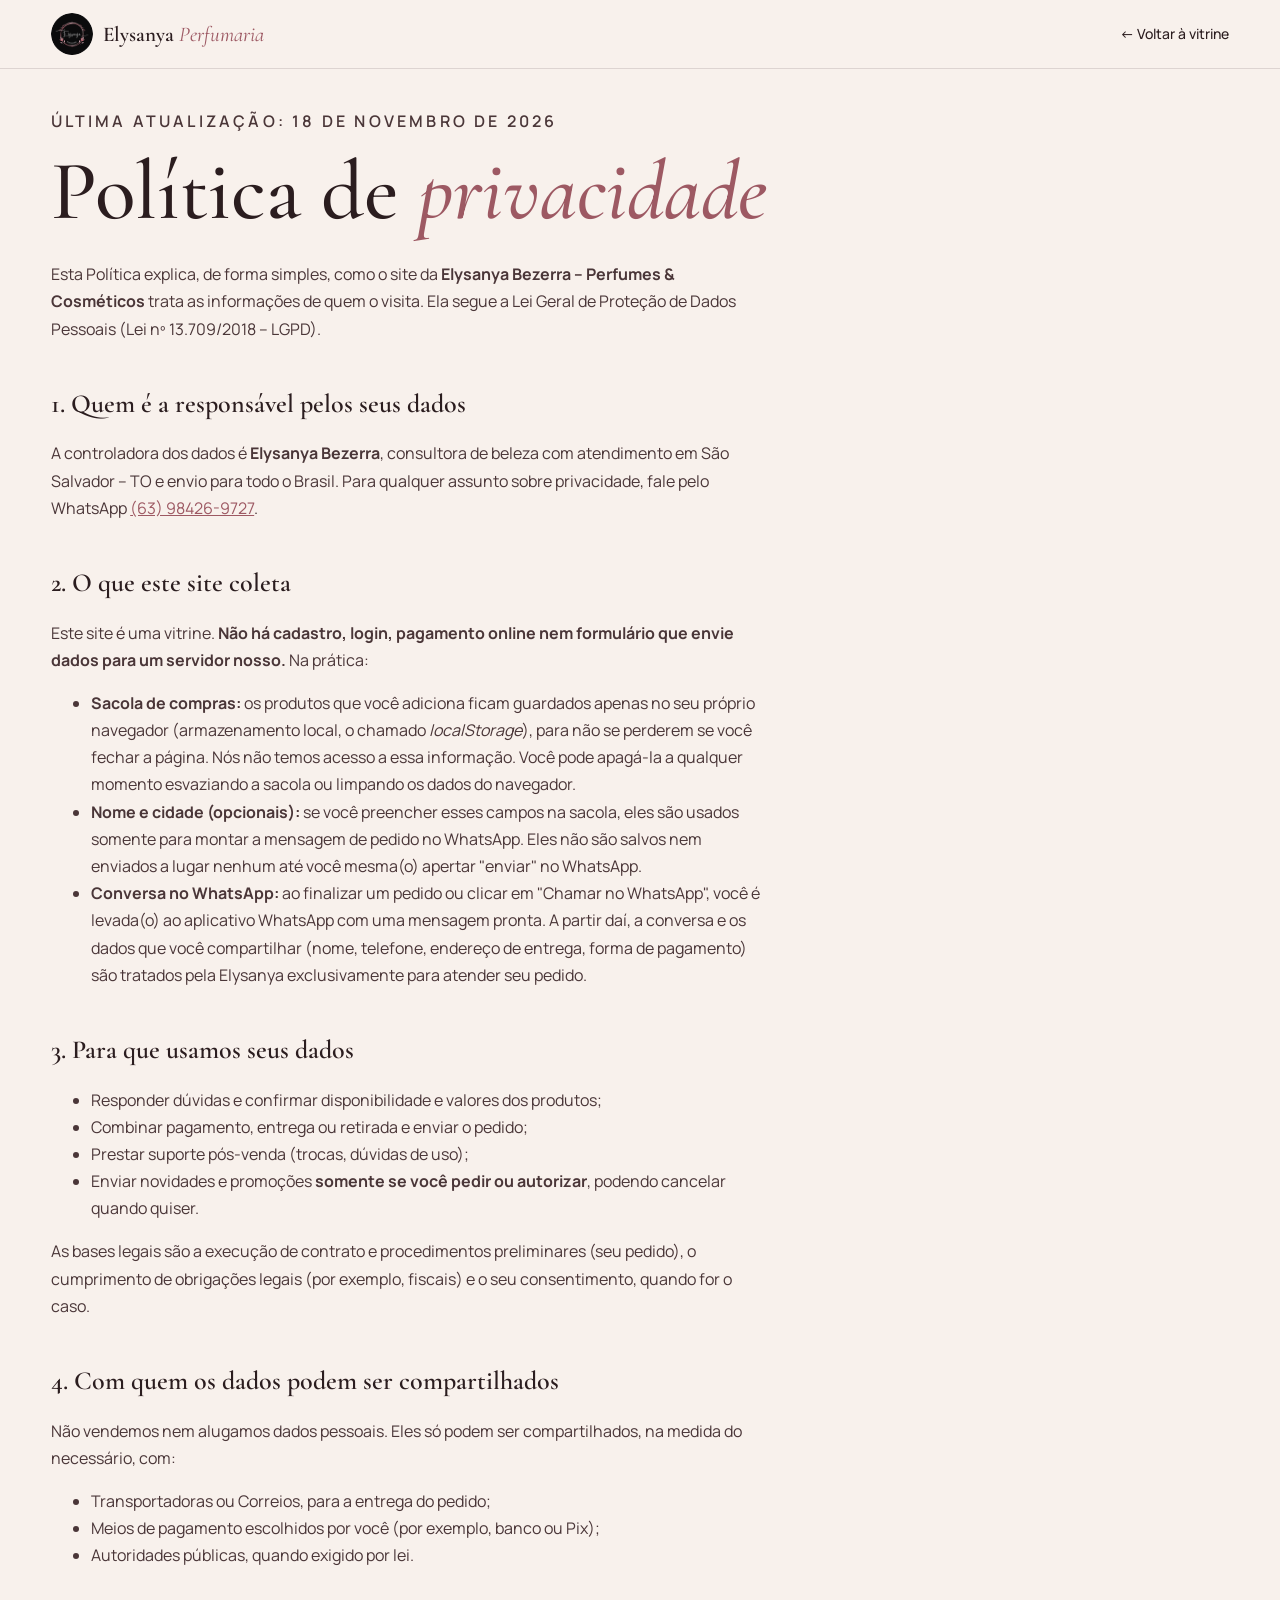
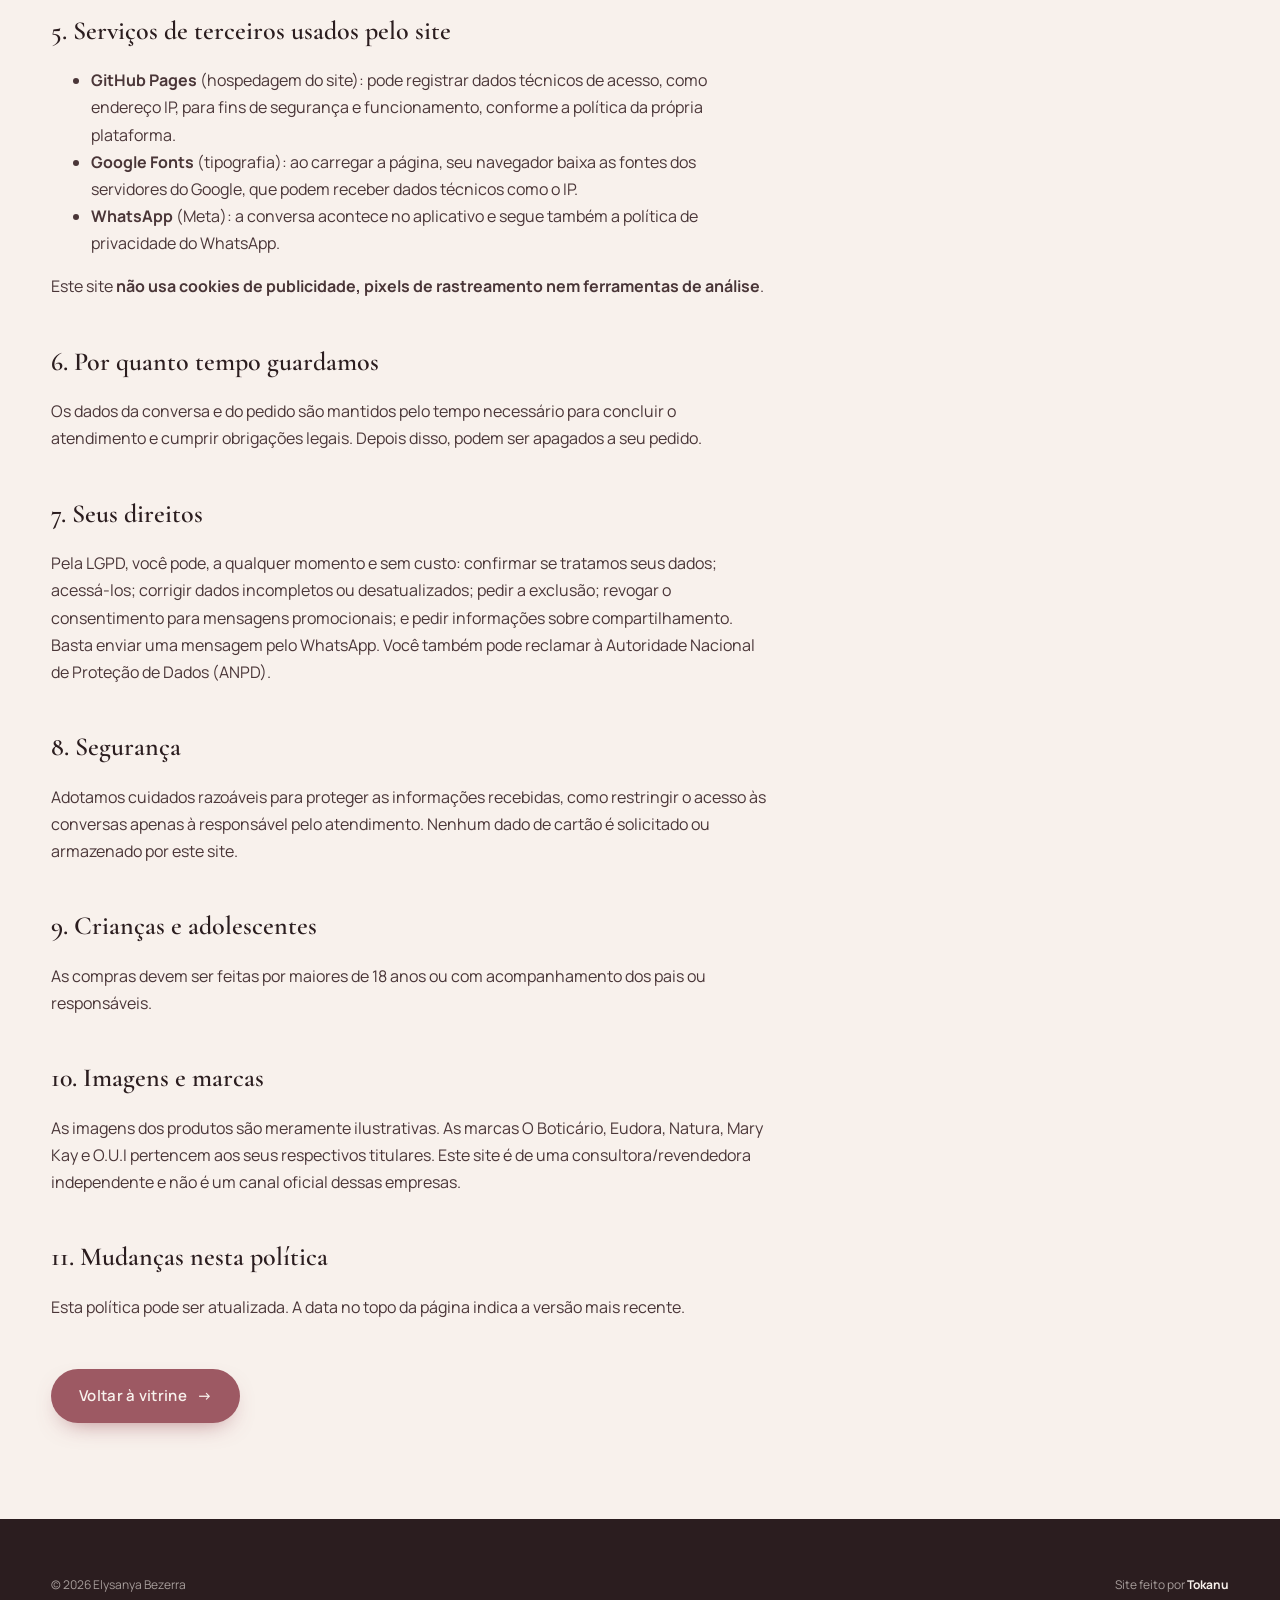
<file: privacidade.html>
<!doctype html>
<html lang="pt-BR">
<head>
  <meta charset="utf-8">
  <meta name="viewport" content="width=device-width, initial-scale=1, viewport-fit=cover">
  <title>Política de Privacidade · Elysanya Bezerra</title>
  <meta name="description" content="Como o site Elysanya Bezerra trata seus dados pessoais, em conformidade com a LGPD.">
  <link rel="icon" href="assets/logo/selo-64.png" type="image/png">
  <link rel="apple-touch-icon" href="assets/logo/selo-180.png">
  <link rel="preconnect" href="https://fonts.googleapis.com">
  <link rel="preconnect" href="https://fonts.gstatic.com" crossorigin>
  <link href="https://fonts.googleapis.com/css2?family=Cormorant+Garamond:ital,wght@0,400;0,500;0,600;1,400;1,500&family=Manrope:wght@400;500;600;700&display=swap" rel="stylesheet">
  <link rel="stylesheet" href="assets/css/style.css?v=4">
</head>
<body>
  <header class="top top--solid">
    <a href="index.html" class="top__brand"><img src="assets/logo/selo-180.png" alt="" width="180" height="180"><span>Elysanya <em>Perfumaria</em></span></a>
    <nav class="top__nav"><a href="index.html#vitrine" class="top__link">← Voltar à vitrine</a></nav>
  </header>

  <main class="doc">
    <p class="eyebrow">Última atualização: 18 de novembro de 2026</p>
    <h1>Política de <em>privacidade</em></h1>

    <p>Esta Política explica, de forma simples, como o site da <strong>Elysanya Bezerra – Perfumes &amp; Cosméticos</strong> trata as informações de quem o visita. Ela segue a Lei Geral de Proteção de Dados Pessoais (Lei nº 13.709/2018 – LGPD).</p>

    <h2>1. Quem é a responsável pelos seus dados</h2>
    <p>A controladora dos dados é <strong>Elysanya Bezerra</strong>, consultora de beleza com atendimento em São Salvador – TO e envio para todo o Brasil. Para qualquer assunto sobre privacidade, fale pelo WhatsApp <a data-wa href="#" target="_blank" rel="noopener">(63) 98426-9727</a>.</p>

    <h2>2. O que este site coleta</h2>
    <p>Este site é uma vitrine. <strong>Não há cadastro, login, pagamento online nem formulário que envie dados para um servidor nosso.</strong> Na prática:</p>
    <ul>
      <li><strong>Sacola de compras:</strong> os produtos que você adiciona ficam guardados apenas no seu próprio navegador (armazenamento local, o chamado <em>localStorage</em>), para não se perderem se você fechar a página. Nós não temos acesso a essa informação. Você pode apagá-la a qualquer momento esvaziando a sacola ou limpando os dados do navegador.</li>
      <li><strong>Nome e cidade (opcionais):</strong> se você preencher esses campos na sacola, eles são usados somente para montar a mensagem de pedido no WhatsApp. Eles não são salvos nem enviados a lugar nenhum até você mesma(o) apertar "enviar" no WhatsApp.</li>
      <li><strong>Conversa no WhatsApp:</strong> ao finalizar um pedido ou clicar em "Chamar no WhatsApp", você é levada(o) ao aplicativo WhatsApp com uma mensagem pronta. A partir daí, a conversa e os dados que você compartilhar (nome, telefone, endereço de entrega, forma de pagamento) são tratados pela Elysanya exclusivamente para atender seu pedido.</li>
    </ul>

    <h2>3. Para que usamos seus dados</h2>
    <ul>
      <li>Responder dúvidas e confirmar disponibilidade e valores dos produtos;</li>
      <li>Combinar pagamento, entrega ou retirada e enviar o pedido;</li>
      <li>Prestar suporte pós-venda (trocas, dúvidas de uso);</li>
      <li>Enviar novidades e promoções <strong>somente se você pedir ou autorizar</strong>, podendo cancelar quando quiser.</li>
    </ul>
    <p>As bases legais são a execução de contrato e procedimentos preliminares (seu pedido), o cumprimento de obrigações legais (por exemplo, fiscais) e o seu consentimento, quando for o caso.</p>

    <h2>4. Com quem os dados podem ser compartilhados</h2>
    <p>Não vendemos nem alugamos dados pessoais. Eles só podem ser compartilhados, na medida do necessário, com:</p>
    <ul>
      <li>Transportadoras ou Correios, para a entrega do pedido;</li>
      <li>Meios de pagamento escolhidos por você (por exemplo, banco ou Pix);</li>
      <li>Autoridades públicas, quando exigido por lei.</li>
    </ul>

    <h2>5. Serviços de terceiros usados pelo site</h2>
    <ul>
      <li><strong>GitHub Pages</strong> (hospedagem do site): pode registrar dados técnicos de acesso, como endereço IP, para fins de segurança e funcionamento, conforme a política da própria plataforma.</li>
      <li><strong>Google Fonts</strong> (tipografia): ao carregar a página, seu navegador baixa as fontes dos servidores do Google, que podem receber dados técnicos como o IP.</li>
      <li><strong>WhatsApp</strong> (Meta): a conversa acontece no aplicativo e segue também a política de privacidade do WhatsApp.</li>
    </ul>
    <p>Este site <strong>não usa cookies de publicidade, pixels de rastreamento nem ferramentas de análise</strong>.</p>

    <h2>6. Por quanto tempo guardamos</h2>
    <p>Os dados da conversa e do pedido são mantidos pelo tempo necessário para concluir o atendimento e cumprir obrigações legais. Depois disso, podem ser apagados a seu pedido.</p>

    <h2>7. Seus direitos</h2>
    <p>Pela LGPD, você pode, a qualquer momento e sem custo: confirmar se tratamos seus dados; acessá-los; corrigir dados incompletos ou desatualizados; pedir a exclusão; revogar o consentimento para mensagens promocionais; e pedir informações sobre compartilhamento. Basta enviar uma mensagem pelo WhatsApp. Você também pode reclamar à Autoridade Nacional de Proteção de Dados (ANPD).</p>

    <h2>8. Segurança</h2>
    <p>Adotamos cuidados razoáveis para proteger as informações recebidas, como restringir o acesso às conversas apenas à responsável pelo atendimento. Nenhum dado de cartão é solicitado ou armazenado por este site.</p>

    <h2>9. Crianças e adolescentes</h2>
    <p>As compras devem ser feitas por maiores de 18 anos ou com acompanhamento dos pais ou responsáveis.</p>

    <h2>10. Imagens e marcas</h2>
    <p>As imagens dos produtos são meramente ilustrativas. As marcas O Boticário, Eudora, Natura, Mary Kay e O.U.I pertencem aos seus respectivos titulares. Este site é de uma consultora/revendedora independente e não é um canal oficial dessas empresas.</p>

    <h2>11. Mudanças nesta política</h2>
    <p>Esta política pode ser atualizada. A data no topo da página indica a versão mais recente.</p>

    <p style="margin-top:48px"><a href="index.html" class="pill pill--rose pill--lg" style="text-decoration:none;color:var(--cream)">Voltar à vitrine <span aria-hidden="true">→</span></a></p>
  </main>

  <footer class="footer" style="padding-bottom:28px">
    <div class="footer__base" style="margin-top:0;border-top:0;padding-top:0">
      <span>© <span id="year"></span> Elysanya Bezerra</span>
      <span>Site feito por <strong>Tokanu</strong></span>
    </div>
  </footer>

  <script src="assets/js/config.js?v=1"></script>
  <script>
    (function () {
      var c = window.SITE_CONFIG || {};
      document.querySelectorAll("[data-wa]").forEach(function (a) { a.href = "https://wa.me/" + c.whatsapp; if (c.whatsappExibicao) a.textContent = c.whatsappExibicao; });
      document.getElementById("year").textContent = new Date().getFullYear();
    })();
  </script>
</body>
</html>
</file>
<file: assets/css/style.css>
/* =========================================================
   ELYSANYA PERFUMARIA — v2 "Boutique Rosé"
   Creme + blush + cacau, rosé da logo, serifada elegante, molduras em arco
   ========================================================= */
:root {
  --cream: #f8f1ec;
  --cream-2: #f3e8e1;
  --blush: #f1ddd8;
  --blush-2: #ead0ca;
  --rose: #9d5963;       /* botões (contraste 4.5 com texto claro) */
  --rose-mid: #b8737c;   /* aro da logo */
  --rose-light: #f3c6cf; /* folhas da logo */
  --cocoa: #2b1d1f;
  --cocoa-2: #3a2a2c;
  --text: #2b1d1f;
  --muted: #8a7471;
  --line: rgba(43, 29, 31, 0.13);
  --line-light: rgba(248, 241, 236, 0.18);

  --serif: "Cormorant Garamond", "Times New Roman", serif;
  --sans: "Manrope", "Helvetica Neue", Arial, sans-serif;

  --gutter: clamp(16px, 4vw, 56px);
  --radius: 22px;
  --ease: cubic-bezier(0.22, 1, 0.36, 1);
  --top-h: 68px;
}

*, *::before, *::after { box-sizing: border-box; }
html { -webkit-text-size-adjust: 100%; scroll-behavior: smooth; scroll-padding-top: var(--top-h); }
body {
  margin: 0; background: var(--cream); color: var(--text);
  font-family: var(--sans); font-size: 16px; line-height: 1.6;
  -webkit-font-smoothing: antialiased; overflow-x: hidden;
}
body.is-locked { overflow: hidden; }
img { display: block; max-width: 100%; height: auto; }
a { color: inherit; text-decoration: none; }
button { font: inherit; color: inherit; background: none; border: 0; padding: 0; cursor: pointer; }
input, textarea, select { font: inherit; color: inherit; }
::selection { background: var(--rose-light); color: var(--cocoa); }
.sr-only { position: absolute; width: 1px; height: 1px; overflow: hidden; clip: rect(0 0 0 0); white-space: nowrap; }

/* ---------- Tipografia ---------- */
.eyebrow {
  margin: 0 0 14px; font-size: 11px; font-weight: 600;
  letter-spacing: .2em; text-transform: uppercase; color: var(--rose);
}
.title {
  margin: 0; font-family: var(--serif); font-weight: 500;
  font-size: clamp(38px, 7vw, 76px); line-height: 1.02; letter-spacing: -0.015em;
}
.title em, .hero__title em { font-style: italic; color: var(--rose); font-weight: 400; }

/* ---------- Botões ---------- */
.pill {
  display: inline-flex; align-items: center; justify-content: center; gap: 10px;
  min-height: 46px; padding: 0 22px; border-radius: 999px;
  font-weight: 600; font-size: 14px; letter-spacing: .02em;
  transition: background .3s, color .3s, transform .3s var(--ease), box-shadow .3s;
}
.pill:active { transform: scale(.97); }
.pill--rose { background: var(--rose); color: var(--cream); box-shadow: 0 10px 24px -12px rgba(157, 89, 99, .8); }
.pill--rose:hover { background: var(--cocoa); }
.pill--cocoa { background: var(--cocoa); color: var(--cream); }
.pill--cocoa:hover { background: var(--rose); }
.pill--line { border: 1px solid currentColor; }
.pill--lg { min-height: 54px; padding: 0 28px; font-size: 15px; }
.pill--block { width: 100%; }
.pill[disabled] { opacity: .45; pointer-events: none; }
.link-arrow { font-weight: 600; font-size: 14px; border-bottom: 1px solid var(--rose-mid); padding-bottom: 2px; }
.link-arrow:hover { color: var(--rose); }
.round {
  width: 46px; height: 46px; border-radius: 50%; border: 1px solid var(--line);
  display: grid; place-items: center; background: var(--cream); transition: background .3s, color .3s;
}
.round:hover { background: var(--cocoa); color: var(--cream); }

/* ---------- Abertura ---------- */
.curtain {
  position: fixed; inset: 0; z-index: 200; background: var(--cream);
  display: grid; place-items: center;
  transition: opacity .8s var(--ease) .1s, visibility .8s;
}
.curtain img { width: 120px; height: 120px; border-radius: 50%; animation: seal 1.1s var(--ease) both; }
@keyframes seal { from { transform: scale(.7) rotate(-20deg); opacity: 0; } to { transform: none; opacity: 1; } }
.is-ready .curtain { opacity: 0; visibility: hidden; }

/* ---------- Topo ---------- */
.top {
  position: fixed; inset: 0 0 auto; z-index: 60; height: var(--top-h);
  display: flex; align-items: center; justify-content: space-between; gap: 12px;
  padding: 0 var(--gutter);
  transition: background .4s, box-shadow .4s, transform .5s var(--ease);
}
.top.is-solid { background: rgba(248, 241, 236, .9); -webkit-backdrop-filter: blur(12px); backdrop-filter: blur(12px); box-shadow: 0 1px 0 var(--line); }
.top.is-hidden { transform: translateY(-100%); }
.top__brand { display: inline-flex; align-items: center; gap: 10px; }
.top__brand img { width: 42px; height: 42px; border-radius: 50%; }
.top__brand span { font-family: var(--serif); font-size: 21px; font-weight: 600; line-height: 1; }
.top__brand em { font-style: italic; font-weight: 400; color: var(--rose); }
.top__nav { display: flex; align-items: center; gap: 22px; }
.top__link { font-size: 14px; font-weight: 500; position: relative; }
.top__link::after { content: ""; position: absolute; left: 0; right: 0; bottom: -4px; height: 1px; background: var(--rose); transform: scaleX(0); transition: transform .4s var(--ease); }
.top__link:hover::after { transform: scaleX(1); }
.top__desk { display: none; }
@media (min-width: 960px) { .top__desk { display: inline; } }
.top__bag { position: relative; width: 42px; height: 42px; display: grid; place-items: center; border-radius: 50%; }
.top__bag svg { width: 22px; height: 22px; }
.top__badge {
  position: absolute; top: 2px; right: 0; min-width: 18px; height: 18px; padding: 0 5px;
  border-radius: 9px; background: var(--rose); color: var(--cream);
  font-size: 10px; font-weight: 700; display: grid; place-items: center;
  transform: scale(0); transition: transform .4s var(--ease);
}
.top__badge.is-on { transform: scale(1); }
.top__badge.is-bump { animation: bump .5s var(--ease); }
@keyframes bump { 40% { transform: scale(1.35); } }
.top__menu { width: 42px; height: 42px; display: grid; place-content: center; gap: 6px; }
.top__menu span { display: block; width: 22px; height: 1.5px; background: currentColor; transition: transform .4s var(--ease); }
.menu-open .top__menu span:first-child { transform: translateY(3.75px) rotate(45deg); }
.menu-open .top__menu span:last-child { transform: translateY(-3.75px) rotate(-45deg); }
@media (max-width: 420px) { .top__brand span { font-size: 19px; } .top__brand em { display: none; } .top__brand img { width: 38px; height: 38px; } .top__nav { gap: 10px; } }

/* ---------- Menu ---------- */
.menu {
  position: fixed; inset: 0; z-index: 55; background: var(--blush);
  padding: calc(var(--top-h) + 20px) var(--gutter) 32px;
  opacity: 0; visibility: hidden; transition: opacity .5s var(--ease), visibility .5s;
}
.menu.is-open { opacity: 1; visibility: visible; }
.menu__inner { height: 100%; display: flex; flex-direction: column; justify-content: space-between; max-width: 900px; }
.menu__list { list-style: none; margin: 0; padding: 0; }
.menu__list li { border-bottom: 1px solid var(--line); overflow: hidden; }
.menu__list a {
  display: block; padding: 12px 0; font-family: var(--serif); font-size: clamp(34px, 9vw, 64px); line-height: 1.1;
  transform: translateY(100%); transition: transform .8s var(--ease), color .3s;
}
.menu.is-open .menu__list a { transform: none; }
.menu__list li:nth-child(2) a { transition-delay: .05s; }
.menu__list li:nth-child(3) a { transition-delay: .1s; }
.menu__list li:nth-child(4) a { transition-delay: .15s; }
.menu__list li:nth-child(5) a { transition-delay: .2s; }
.menu__list a:hover { color: var(--rose); font-style: italic; }
.menu__foot { display: flex; gap: 10px; flex-wrap: wrap; }

/* ---------- Hero ---------- */
.hero {
  min-height: 100svh; display: grid; gap: 22px; align-content: center; align-items: center;
  padding: calc(var(--top-h) + 8px) var(--gutter) 40px;
  background: radial-gradient(120% 70% at 85% 30%, var(--blush) 0%, var(--cream) 60%);
  overflow: hidden;
}
.hero__title { margin: 0 0 16px; font-family: var(--serif); font-weight: 500; font-size: clamp(38px, 10.5vw, 92px); line-height: .98; letter-spacing: -0.02em; }
.hero__lead { margin: 0 0 26px; max-width: 470px; color: #5b4547; font-size: 16px; }
.hero__cta { display: flex; flex-wrap: wrap; align-items: center; gap: 18px 24px; }

.hero__art { position: relative; height: 44svh; min-height: 300px; max-height: 420px; order: -1; }
.arch {
  position: absolute; overflow: hidden; border-radius: 999px 999px 24px 24px;
  background: linear-gradient(180deg, var(--blush-2), var(--blush));
  display: flex; align-items: flex-end; justify-content: center;
  box-shadow: 0 30px 60px -30px rgba(43, 29, 31, .35);
  will-change: transform;
}
.arch img { width: 82%; height: auto; margin-bottom: 9%; filter: drop-shadow(0 18px 24px rgba(43, 29, 31, .22)); transition: transform 1.2s var(--ease); }
.arch--big { left: 4%; top: 0; width: 62%; height: 92%; }
.arch--small { right: 2%; bottom: 0; width: 40%; height: 58%; background: linear-gradient(180deg, #e7c3be, var(--blush-2)); border: 6px solid var(--cream); }
.arch--small img { width: 70%; }
.note {
  position: absolute; z-index: 2; padding: 6px 12px; border-radius: 999px;
  background: var(--cream); font-family: var(--serif); font-style: italic; font-size: 17px; color: var(--cocoa);
  box-shadow: 0 12px 30px -16px rgba(43, 29, 31, .4);
  animation: float 6s ease-in-out infinite;
}
.note--1 { left: 0; top: 12%; }
.note--2 { right: 4%; top: 18%; animation-delay: -2s; }
.note--3 { left: 30%; bottom: 4%; animation-delay: -4s; }
@keyframes float { 50% { transform: translateY(-8px); } }
.hero__ring { position: absolute; right: -14%; top: -10%; width: 70%; color: var(--rose-mid); opacity: .5; pointer-events: none; }

@media (min-width: 960px) {
  .hero { grid-template-columns: 1.05fr 1fr; gap: 40px; }
  .hero__art { order: 0; height: min(78svh, 680px); max-height: none; }
  .hero__title { font-size: clamp(56px, 6.4vw, 104px); }
}

/* Revelar */
.reveal { opacity: 0; transform: translateY(24px); transition: opacity 1s var(--ease), transform 1s var(--ease); }
.reveal.is-in { opacity: 1; transform: none; }

/* ---------- Marcas ---------- */
.brands { border-block: 1px solid var(--line); overflow: hidden; white-space: nowrap; padding: 16px 0; background: var(--cream); }
.brands__track { display: inline-flex; align-items: center; gap: 28px; animation: marquee 30s linear infinite; padding-right: 28px; }
.brands__track span { font-family: var(--serif); font-style: italic; font-size: clamp(24px, 4vw, 36px); }
.brands__track i { font-style: normal; color: var(--rose-mid); font-size: 14px; }
@keyframes marquee { to { transform: translateX(-50%); } }

/* ---------- Seções ---------- */
.section { padding: clamp(64px, 10vw, 128px) var(--gutter); }
.section--blush { background: var(--blush); }
.section--cocoa { background: var(--cocoa); color: var(--cream); }
.section--cocoa .eyebrow { color: var(--rose-light); }
.section--cocoa .title em { color: var(--rose-light); }
.head { margin-bottom: clamp(28px, 5vw, 52px); max-width: 900px; }
.head--split { display: flex; justify-content: space-between; align-items: flex-end; gap: 16px; max-width: none; }
.arrows { display: flex; gap: 8px; flex: none; }

/* ---------- Categorias ---------- */
.cats {
  display: grid; grid-auto-flow: column; grid-auto-columns: 42%;
  gap: 14px; overflow-x: auto; scroll-snap-type: x mandatory; scrollbar-width: none;
  margin: 0 calc(var(--gutter) * -1); padding: 4px var(--gutter) 8px; scroll-padding-inline: var(--gutter);
}
.cats::-webkit-scrollbar { display: none; }
.cat { scroll-snap-align: start; text-align: center; }
.cat__arch {
  display: block; aspect-ratio: 3 / 4; border-radius: 999px 999px 18px 18px; overflow: hidden;
  background: var(--blush); position: relative; transition: background .4s;
}
.cat__arch img { width: 100%; height: 100%; object-fit: cover; mix-blend-mode: multiply; transition: transform 1s var(--ease); }
.cat:hover .cat__arch img { transform: scale(1.06); }
.cat:hover .cat__arch { background: var(--blush-2); }
.cat__name { display: block; margin-top: 12px; font-family: var(--serif); font-size: 21px; line-height: 1.15; }
.cat__count { display: block; font-size: 11px; letter-spacing: .14em; text-transform: uppercase; color: var(--muted); margin-top: 2px; }
@media (min-width: 700px) { .cats { grid-auto-columns: 26%; } }
@media (min-width: 1100px) { .cats { grid-auto-flow: row; grid-template-columns: repeat(7, 1fr); overflow: visible; margin: 0; padding: 0; } }

/* ---------- Escolhas ---------- */
.picks {
  display: grid; grid-auto-flow: column; grid-auto-columns: min(80vw, 360px);
  gap: 18px; overflow-x: auto; scroll-snap-type: x mandatory; scrollbar-width: none;
  margin: 0 calc(var(--gutter) * -1); padding: 0 var(--gutter) 10px; scroll-padding-inline: var(--gutter);
}
.picks::-webkit-scrollbar { display: none; }
.pick { scroll-snap-align: start; text-align: left; background: var(--cream); border-radius: var(--radius); padding: 12px; display: flex; flex-direction: column; }
.pick__img { display: block; aspect-ratio: 4 / 5; border-radius: 999px 999px 14px 14px; overflow: hidden; background: #fff; }
.pick__img img { width: 100%; height: 100%; object-fit: cover; transition: transform 1.2s var(--ease); }
.pick:hover .pick__img img { transform: scale(1.05); }
.pick__body { padding: 14px 6px 4px; display: grid; gap: 4px; }
.pick__brand { font-size: 10px; letter-spacing: .18em; text-transform: uppercase; color: var(--muted); font-weight: 600; }
.pick__name { font-family: var(--serif); font-size: 23px; line-height: 1.1; }
.pick__foot { display: flex; justify-content: space-between; align-items: center; margin-top: 8px; }
.pick__price { font-weight: 700; }
.pick__go { font-size: 13px; font-weight: 600; color: var(--rose); }

/* ---------- Filtros ---------- */
.filters {
  position: sticky; top: var(--top-h); z-index: 30;
  margin: 0 calc(var(--gutter) * -1) 26px; padding: 10px var(--gutter) 12px;
  background: rgba(248, 241, 236, .94); -webkit-backdrop-filter: blur(10px); backdrop-filter: blur(10px);
  border-bottom: 1px solid var(--line);
  transition: top .5s var(--ease);
}
.top.is-hidden ~ main .filters { top: 0; }
.chips { display: flex; gap: 8px; overflow-x: auto; scrollbar-width: none; margin: 0 calc(var(--gutter) * -1); padding: 2px var(--gutter); }
.chips::-webkit-scrollbar { display: none; }
.chip {
  flex: none; padding: 9px 16px; border-radius: 999px; border: 1px solid var(--line);
  font-size: 13px; font-weight: 500; white-space: nowrap; background: transparent;
  transition: background .3s, color .3s, border-color .3s;
}
.chip:hover { border-color: var(--rose-mid); }
.chip.is-active { background: var(--cocoa); color: var(--cream); border-color: var(--cocoa); }
.chip sup { font-size: 9px; margin-left: 3px; opacity: .6; }
.filters__row { display: flex; align-items: center; gap: 12px; margin-top: 10px; }
.search {
  flex: 1; display: flex; align-items: center; gap: 10px;
  background: #fff; border-radius: 999px; padding: 0 16px; height: 44px; border: 1px solid var(--line);
}
.search input { flex: 1; min-width: 0; border: 0; outline: none; background: transparent; font-size: 16px; }
.search input::placeholder { color: #a8908d; }
.search:focus-within { border-color: var(--rose-mid); }
.filters__count { font-size: 12px; color: var(--muted); white-space: nowrap; }

/* ---------- Grade de produtos ---------- */
.grid { display: grid; grid-template-columns: repeat(2, minmax(0, 1fr)); gap: 26px 12px; }
@media (min-width: 720px) { .grid { grid-template-columns: repeat(3, minmax(0, 1fr)); gap: 40px 20px; } }
@media (min-width: 1180px) { .grid { grid-template-columns: repeat(4, minmax(0, 1fr)); } }
.card { display: flex; flex-direction: column; }
.card__media {
  position: relative; width: 100%; aspect-ratio: 4 / 5; overflow: hidden;
  border-radius: 999px 999px 16px 16px; background: var(--blush);
}
.card__media img { width: 100%; height: 100%; object-fit: cover; mix-blend-mode: multiply; transition: transform 1.1s var(--ease), opacity .5s; }
.card__media img[data-loaded="0"] { opacity: 0; }
.card:hover .card__media img { transform: scale(1.05); }
.card__tag {
  position: absolute; left: 50%; bottom: 10px; transform: translateX(-50%);
  padding: 5px 10px; border-radius: 999px; background: var(--cream);
  font-size: 10px; font-weight: 700; letter-spacing: .12em; text-transform: uppercase; white-space: nowrap;
}
.card__tag--off { background: var(--cocoa); color: var(--cream); }
.card__body { padding: 12px 2px 0; display: flex; flex-direction: column; gap: 3px; flex: 1; text-align: center; }
.card__brand { font-size: 10px; letter-spacing: .16em; text-transform: uppercase; color: var(--muted); font-weight: 600; }
.card__name { margin: 0; font-family: var(--serif); font-weight: 500; font-size: 19px; line-height: 1.12; }
.card__name button { text-align: center; }
.card__vol { font-size: 12px; color: var(--muted); }
.card__price { font-weight: 700; margin-top: 4px; }
.card__add {
  margin-top: 10px; min-height: 40px; border-radius: 999px; border: 1px solid var(--cocoa);
  font-size: 13px; font-weight: 600; transition: background .3s, color .3s, border-color .3s;
}
.card__add:hover { background: var(--cocoa); color: var(--cream); }
.card__add.is-added { background: var(--rose); border-color: var(--rose); color: var(--cream); }
.card.is-off .card__media img { filter: grayscale(.9); opacity: .6; }
@media (min-width: 720px) { .card__name { font-size: 22px; } }
.empty { grid-column: 1 / -1; text-align: center; color: var(--muted); padding: 50px 0; }
.empty a { color: var(--rose); text-decoration: underline; }

/* ---------- Como comprar ---------- */
.steps { list-style: none; margin: 0; padding: 0; display: grid; gap: 0; }
.step { padding: 26px 0; border-top: 1px solid var(--line-light); display: grid; grid-template-columns: 64px 1fr; gap: 4px 16px; }
.step__n { font-family: var(--serif); font-style: italic; font-size: 44px; line-height: 1; color: var(--rose-light); grid-row: span 2; }
.step h3 { margin: 0; font-family: var(--serif); font-weight: 500; font-size: 28px; line-height: 1.15; }
.step p { margin: 0; color: rgba(248, 241, 236, .72); max-width: 420px; }
@media (min-width: 900px) {
  .steps { grid-template-columns: repeat(3, 1fr); gap: 32px; }
  .step { grid-template-columns: 1fr; padding-top: 30px; }
  .step__n { font-size: 64px; grid-row: auto; margin-bottom: 10px; }
}

/* ---------- Sobre ---------- */
.about { display: grid; gap: 32px; align-items: center; }
.about__text > p:not(.eyebrow) { color: #5b4547; max-width: 560px; margin: 18px 0 24px; font-size: 17px; }
.facts { list-style: none; margin: 0; padding: 0; display: grid; grid-template-columns: repeat(3, 1fr); border-top: 1px solid var(--line); }
.facts li { padding: 14px 8px 0 0; font-family: var(--serif); font-size: 20px; line-height: 1.15; }
.facts span { display: block; font-family: var(--sans); font-size: 10px; letter-spacing: .16em; text-transform: uppercase; color: var(--muted); margin-bottom: 4px; }
@media (min-width: 900px) { .about { grid-template-columns: 1fr 1.2fr; gap: 56px; } }

/* ---------- CTA ---------- */
.cta {
  background: var(--rose-light); display: grid; gap: 28px; align-items: center;
  padding: clamp(64px, 10vw, 120px) var(--gutter); overflow: hidden;
}
.cta .eyebrow { color: var(--cocoa); }
.cta .title em { color: var(--rose); }
.cta__text p:not(.eyebrow) { max-width: 460px; margin: 18px 0 26px; font-size: 17px; }
.cta__arch {
  width: min(70vw, 360px); aspect-ratio: 3 / 4; justify-self: center;
  border-radius: 999px 999px 20px 20px; background: var(--cream);
  display: flex; align-items: flex-end; justify-content: center; overflow: hidden;
}
.cta__arch img { width: 76%; margin-bottom: 10%; filter: drop-shadow(0 18px 24px rgba(43, 29, 31, .22)); }
@media (min-width: 900px) { .cta { grid-template-columns: auto 1fr; gap: 72px; } }

/* ---------- Rodapé ---------- */
.footer { background: var(--cocoa); color: var(--cream); padding: 56px var(--gutter) calc(110px + env(safe-area-inset-bottom)); }
.footer__top { display: grid; gap: 32px; }
.footer__logo { width: 200px; }
.footer__cols { display: grid; grid-template-columns: 1fr 1fr; gap: 24px; }
.footer h4 { margin: 0 0 12px; font-size: 11px; letter-spacing: .18em; text-transform: uppercase; color: var(--rose-light); font-weight: 600; }
.footer a, .footer p { display: block; margin: 0 0 8px; font-size: 14px; color: rgba(248, 241, 236, .85); }
.footer a:hover { color: var(--rose-light); }
.footer__base { margin-top: 40px; padding-top: 18px; border-top: 1px solid var(--line-light); display: flex; flex-wrap: wrap; justify-content: space-between; gap: 8px 24px; font-size: 12px; color: rgba(248, 241, 236, .6); }
.footer__base strong { color: var(--cream); }
@media (min-width: 900px) { .footer { padding-bottom: 32px; } .footer__top { grid-template-columns: 1fr 1.4fr; align-items: start; } }

/* ---------- Painéis (bottom sheet no celular, lateral no desktop) ---------- */
.overlay { position: fixed; inset: 0; z-index: 80; background: rgba(43, 29, 31, .45); opacity: 0; visibility: hidden; transition: opacity .5s var(--ease), visibility .5s; }
.overlay.is-open { opacity: 1; visibility: visible; }
.sheet {
  position: fixed; z-index: 90; left: 0; right: 0; bottom: 0; max-height: 92svh;
  background: var(--cream); border-radius: 26px 26px 0 0;
  display: flex; flex-direction: column;
  transform: translateY(105%); transition: transform .7s var(--ease); visibility: hidden;
  box-shadow: 0 -20px 50px -20px rgba(43, 29, 31, .35);
}
.sheet.is-open { transform: none; visibility: visible; }
.sheet--bag { height: 92svh; }
.sheet__grip { width: 44px; height: 5px; border-radius: 3px; background: var(--line); margin: 10px auto 0; flex: none; }
.sheet__bar { display: flex; justify-content: space-between; align-items: center; padding: 6px var(--gutter) 10px; flex: none; }
.sheet__counter { font-size: 11px; letter-spacing: .16em; color: var(--muted); }
.sheet__title { font-family: var(--serif); font-size: 26px; }
.sheet__title small { font-family: var(--sans); font-size: 13px; color: var(--muted); }
.sheet__close { width: 40px; height: 40px; border-radius: 50%; background: var(--cream-2); display: grid; place-items: center; font-size: 15px; }
.sheet__close:hover { background: var(--cocoa); color: var(--cream); }
.sheet__scroll { overflow-y: auto; flex: 1; overscroll-behavior: contain; }
@media (min-width: 960px) {
  .sheet { left: auto; top: 0; bottom: 0; right: 0; max-height: none; height: auto; border-radius: 26px 0 0 26px; transform: translateX(105%); }
  .sheet--product { width: min(1040px, 92vw); }
  .sheet--bag { width: 460px; height: auto; }
  .sheet__grip { display: none; }
  .sheet__bar { padding-top: 18px; }
}

.pd { display: grid; gap: 4px; padding-bottom: 30px; }
.pd__media { margin: 0 var(--gutter); aspect-ratio: 4 / 5; max-height: 52svh; border-radius: 999px 999px 18px 18px; overflow: hidden; background: var(--blush); justify-self: center; width: min(100% - 2 * var(--gutter), 440px); }
.pd__media img { width: 100%; height: 100%; object-fit: cover; mix-blend-mode: multiply; }
.pd__body { padding: 18px var(--gutter) 0; display: grid; gap: 16px; }
.pd__brand { font-size: 11px; letter-spacing: .18em; text-transform: uppercase; color: var(--rose); font-weight: 700; }
.pd__name { margin: -8px 0 0; font-family: var(--serif); font-weight: 500; font-size: clamp(32px, 7vw, 50px); line-height: 1.02; }
.pd__tags { display: flex; flex-wrap: wrap; gap: 6px; }
.pd__tag { padding: 6px 12px; border-radius: 999px; background: var(--blush); font-size: 12px; font-weight: 500; }
.pd__desc { margin: 0; color: #5b4547; font-size: 16px; line-height: 1.65; }
.pd__price { font-family: var(--serif); font-size: 40px; line-height: 1; font-weight: 600; }
.pd__price small { display: block; margin-top: 6px; font-family: var(--sans); font-size: 12px; font-weight: 400; color: var(--muted); }
.pd__buy { display: flex; gap: 10px; align-items: center; }
.pd__buy .pill { flex: 1; }
.pd__wa { display: flex; }
.pd__nav { display: flex; justify-content: space-between; padding-top: 12px; border-top: 1px solid var(--line); font-size: 13px; font-weight: 600; }
.qty { display: inline-flex; align-items: center; border: 1px solid var(--line); border-radius: 999px; height: 46px; flex: none; }
.qty button { width: 40px; height: 100%; font-size: 18px; }
.qty span { min-width: 22px; text-align: center; font-weight: 700; }
@media (min-width: 960px) {
  .pd { grid-template-columns: 1fr 1fr; align-items: start; padding: 0 0 40px; }
  .pd__media { margin: 0 0 0 var(--gutter); width: auto; max-height: none; position: sticky; top: 0; }
  .pd__body { padding: 0 40px 0 12px; }
}

.bag__list { list-style: none; margin: 0; padding: 0 var(--gutter); }
.bag__item { display: grid; grid-template-columns: 70px 1fr auto; gap: 14px; align-items: center; padding: 14px 0; border-bottom: 1px solid var(--line); }
.bag__thumb { aspect-ratio: 4 / 5; border-radius: 999px 999px 10px 10px; overflow: hidden; background: var(--blush); }
.bag__thumb img { width: 100%; height: 100%; object-fit: cover; mix-blend-mode: multiply; }
.bag__name { font-family: var(--serif); font-size: 19px; line-height: 1.12; }
.bag__meta { font-size: 12px; color: var(--muted); margin-top: 3px; }
.bag__controls { display: flex; flex-direction: column; align-items: flex-end; gap: 6px; }
.bag__controls .qty { height: 36px; }
.bag__controls .qty button { width: 32px; font-size: 16px; }
.bag__remove { font-size: 12px; color: var(--muted); text-decoration: underline; }
.bag__empty { padding: 40px var(--gutter); text-align: center; }
.bag__empty h3 { font-family: var(--serif); font-weight: 500; font-size: 34px; margin: 0 0 8px; }
.bag__empty p { color: var(--muted); margin: 0 0 22px; }
.bag__foot { flex: none; display: grid; gap: 12px; padding: 14px var(--gutter) calc(14px + env(safe-area-inset-bottom)); border-top: 1px solid var(--line); background: var(--cream); }
.bag__total { display: flex; justify-content: space-between; align-items: baseline; }
.bag__total span { font-size: 13px; color: var(--muted); }
.bag__total strong { font-family: var(--serif); font-size: 32px; font-weight: 600; }
.fields { display: grid; grid-template-columns: minmax(0, 1fr) minmax(0, 1fr); gap: 10px; }
.field { display: grid; gap: 3px; min-width: 0; }
.field span { font-size: 11px; letter-spacing: .12em; text-transform: uppercase; color: var(--muted); font-weight: 600; }
.field input, .field textarea, .field select {
  width: 100%; min-width: 0; height: 44px; padding: 0 14px; border-radius: 12px;
  border: 1px solid var(--line); background: #fff; outline: none; font-size: 16px;
}
.field textarea { height: auto; padding: 10px 14px; resize: vertical; }
.field input:focus, .field textarea:focus, .field select:focus { border-color: var(--rose-mid); }
.fine { margin: 0; font-size: 11px; color: var(--muted); }
.fine a { text-decoration: underline; }

/* ---------- Flutuantes ---------- */
.floatbag {
  position: fixed; z-index: 50; left: 12px; right: 12px; bottom: calc(12px + env(safe-area-inset-bottom));
  display: flex; align-items: center; justify-content: space-between; gap: 10px;
  padding: 8px 8px 8px 20px; border-radius: 999px; background: var(--cocoa); color: var(--cream);
  box-shadow: 0 18px 40px -16px rgba(43, 29, 31, .6);
  transform: translateY(160%); transition: transform .6s var(--ease);
}
.floatbag.is-visible { transform: none; }
.floatbag__info { display: grid; text-align: left; line-height: 1.2; }
.floatbag__count { font-weight: 700; font-size: 14px; }
.floatbag__total { font-size: 12px; color: var(--rose-light); }
@media (min-width: 960px) { .floatbag { left: auto; right: 24px; bottom: 24px; width: 360px; } }

.wa-fab {
  position: fixed; z-index: 49; right: 16px; bottom: calc(16px + env(safe-area-inset-bottom));
  width: 56px; height: 56px; border-radius: 50%; background: var(--rose); color: var(--cream);
  display: grid; place-items: center; box-shadow: 0 14px 30px -12px rgba(157, 89, 99, .9);
  transition: transform .5s var(--ease), opacity .4s, background .3s;
}
.wa-fab:hover { background: var(--cocoa); }
.wa-fab svg { width: 26px; height: 26px; }
.wa-fab.is-hidden, .wa-fab.is-top { transform: scale(.4); opacity: 0; pointer-events: none; }

.toast {
  position: fixed; z-index: 120; left: 50%; top: calc(var(--top-h) + 8px);
  transform: translate(-50%, -16px); opacity: 0; pointer-events: none;
  padding: 10px 18px; border-radius: 999px; background: var(--cocoa); color: var(--cream);
  font-size: 13px; font-weight: 600; max-width: calc(100vw - 32px); text-align: center;
  transition: transform .5s var(--ease), opacity .4s;
}
.toast.is-show { transform: translate(-50%, 0); opacity: 1; }

/* ---------- Página de texto ---------- */
.doc { padding: calc(var(--top-h) + 40px) var(--gutter) 80px; max-width: 820px; }
.doc h1 { font-family: var(--serif); font-weight: 500; font-size: clamp(44px, 9vw, 84px); line-height: 1; margin: 10px 0 28px; }
.doc h1 em { font-style: italic; color: var(--rose); }
.doc h2 { font-family: var(--serif); font-weight: 600; font-size: 26px; margin: 40px 0 8px; }
.doc p, .doc li { font-size: 16px; line-height: 1.7; color: #4a3638; }
.doc a { color: var(--rose); text-decoration: underline; }
.top--solid { background: rgba(248, 241, 236, .94); box-shadow: 0 1px 0 var(--line); }

@media (prefers-reduced-motion: reduce) {
  *, *::before, *::after { animation: none !important; transition-duration: .01ms !important; }
  .reveal { opacity: 1; transform: none; }
}

@media (max-width: 959px) { .hero__lead { font-size: 15px; margin-bottom: 20px; } .hero .eyebrow { margin-bottom: 10px; } .note { font-size: 15px; } }
/* Tablet: mantém a proporção dos arcos do topo */
@media (min-width: 560px) and (max-width: 959px) {
  .hero__art { width: min(100%, 460px); max-height: 460px; height: 50svh; justify-self: center; }
}

/* =========================================================
   Instagram 3D
   ========================================================= */
.ig3d { display: block; width: 100%; height: auto; overflow: visible; filter: drop-shadow(0 6px 8px rgba(80, 30, 90, .28)); }
.top__ig { width: 38px; display: grid; place-items: center; transition: transform .5s var(--ease); }
.top__ig .ig3d { width: 30px; }
.top__ig:hover { transform: translateY(-2px) rotate(-8deg) scale(1.08); }
.pill--ig { gap: 8px; }
.pill--ig .ig3d { width: 22px; }

.ig-fab {
  position: fixed; z-index: 49; right: 16px; bottom: calc(84px + env(safe-area-inset-bottom));
  width: 56px; transition: transform .6s var(--ease), opacity .4s, bottom .6s var(--ease);
  animation: igbob 3.2s ease-in-out infinite;
}
.ig-fab:hover { transform: rotate(-10deg) scale(1.08); }
.ig-fab.is-top { transform: scale(.4); opacity: 0; pointer-events: none; }
.ig-fab.is-lifted { bottom: calc(88px + env(safe-area-inset-bottom)); }
.ig-fab.is-solo { bottom: calc(16px + env(safe-area-inset-bottom)); }
@keyframes igbob { 50% { translate: 0 -5px; } }
@media (min-width: 960px) { .ig-fab.is-lifted { bottom: 96px; right: 24px; } }

.insta { padding: clamp(56px, 9vw, 110px) var(--gutter); background: var(--cream); }
.insta__card {
  display: grid; gap: 24px; align-items: center; justify-items: center; text-align: center;
  max-width: 1080px; margin: 0 auto; padding: clamp(28px, 5vw, 56px);
  border-radius: 32px; background: linear-gradient(135deg, #fff6f2 0%, var(--blush) 100%);
  box-shadow: 0 30px 60px -36px rgba(43, 29, 31, .45); position: relative; overflow: hidden;
}
.insta__card::before {
  content: ""; position: absolute; inset: auto -20% -60% auto; width: 70%; aspect-ratio: 1; border-radius: 50%;
  background: radial-gradient(circle, rgba(214, 36, 159, .14), transparent 65%); pointer-events: none;
}
.insta__icon { width: clamp(120px, 34vw, 190px); perspective: 700px; display: block; }
.ig3d--xl { transform-style: preserve-3d; transition: transform .25s ease-out; filter: drop-shadow(0 22px 26px rgba(80, 30, 90, .35)); animation: igfloat 5s ease-in-out infinite; }
@keyframes igfloat { 50% { translate: 0 -10px; } }
.insta__text { display: grid; gap: 10px; justify-items: center; position: relative; }
.insta__text .eyebrow { margin: 0; }
.insta__handle { font-family: var(--serif); font-size: clamp(32px, 7vw, 60px); line-height: 1; font-style: italic; color: var(--cocoa); word-break: break-word; }
.insta__lead { color: #5b4547; max-width: 420px; }
.pill--insta {
  margin-top: 8px; color: #fff;
  background: linear-gradient(90deg, #f58529, #dd2a7b 45%, #8134af 80%, #515bd4);
  box-shadow: 0 12px 26px -12px rgba(221, 42, 123, .8);
}
.insta__card:hover .pill--insta { filter: brightness(1.06); }
@media (min-width: 820px) {
  .insta__card { grid-template-columns: auto 1fr; justify-items: start; text-align: left; gap: 56px; }
  .insta__text { justify-items: start; }
}

/* =========================================================
   Selo 3D + perfuminhos interativos
   ========================================================= */
.seal3d {
  position: relative; width: min(88vw, 460px); aspect-ratio: 1; justify-self: center;
  touch-action: pan-y; user-select: none; -webkit-user-select: none;
}
.seal3d__stage { position: absolute; inset: 18%; perspective: 900px; z-index: 1; }
.seal3d__coin {
  position: absolute; inset: 0; transform-style: preserve-3d; cursor: grab;
  transform: rotateX(var(--rx, 8deg)) rotateY(var(--ry, -14deg));
}
.seal3d__coin:active { cursor: grabbing; }
.seal3d__layer { position: absolute; inset: 0; border-radius: 50%; background: radial-gradient(circle at 35% 30%, #4a3436, #140d0e 70%); }
.seal3d__layer--rim { background: linear-gradient(90deg, #6d3f46, #c48b93 30%, #f3c6cf 50%, #a8636d 70%, #4a2a2f); }
.seal3d__face {
  position: absolute; inset: 0; width: 100%; height: 100%; border-radius: 50%;
  transform: translateZ(1px); backface-visibility: hidden;
  box-shadow: inset 0 0 0 2px rgba(243, 198, 207, .35);
}
.seal3d__face-gloss {
  position: absolute; inset: 0; border-radius: 50%; transform: translateZ(2px); pointer-events: none;
  background: radial-gradient(circle at var(--gx, 30%) var(--gy, 25%), rgba(255,255,255,.28), rgba(255,255,255,0) 45%);
  mix-blend-mode: screen;
}
.seal3d__shadow {
  position: absolute; left: 12%; right: 12%; bottom: -16%; height: 12%; border-radius: 50%;
  background: radial-gradient(closest-side, rgba(43, 29, 31, .35), transparent);
  transform: translateX(calc(var(--ry-num, -14) * -0.6px)); filter: blur(4px);
}
.seal3d__minis { position: absolute; inset: 0; pointer-events: none; }
.mini {
  position: absolute; left: 0; top: 0; pointer-events: auto; cursor: pointer;
  width: var(--s, 44px); height: auto; will-change: transform;
  filter: drop-shadow(0 8px 8px rgba(43, 29, 31, .25));
  -webkit-tap-highlight-color: transparent;
}
.mini img { width: 100%; height: auto; pointer-events: none; }
.spark {
  position: absolute; width: 8px; height: 8px; margin: -4px 0 0 -4px; border-radius: 50%;
  background: var(--rose-light); pointer-events: none; animation: spark .7s var(--ease) forwards;
}
@keyframes spark { to { transform: translate(var(--dx), var(--dy)) scale(0); opacity: 0; } }
.seal3d__hint {
  position: absolute; left: 0; right: 0; bottom: -6px; margin: 0; text-align: center;
  font-family: var(--serif); font-style: italic; font-size: 17px; color: var(--rose);
}
</file>
<file: assets/css/admin.css>
/* =========================================================
   Painel de produtos — visual Boutique Rosé (usa style.css da v2)
   ========================================================= */
[hidden] { display: none !important; }
.adm { padding-bottom: 60px; min-height: 100svh; background: radial-gradient(120% 60% at 90% 0%, var(--blush) 0%, var(--cream) 55%) fixed; }
.adm-top .top__brand span { font-size: 21px; }
.label { color: var(--muted); }
.mono { font-size: 11px; letter-spacing: .12em; text-transform: uppercase; font-weight: 600; }

/* ---------- Login ---------- */
.adm-login { padding: calc(var(--top-h) + 28px) var(--gutter) 40px; display: grid; place-items: start center; }
.adm-login__card {
  width: min(100%, 520px); background: rgba(255, 255, 255, .7);
  -webkit-backdrop-filter: blur(10px); backdrop-filter: blur(10px);
  border-radius: 28px; padding: clamp(24px, 6vw, 44px);
  box-shadow: 0 30px 60px -36px rgba(43, 29, 31, .45); text-align: center;
}
.adm-login__seal { width: 96px; height: 96px; border-radius: 50%; margin: 0 auto 18px; box-shadow: 0 16px 30px -14px rgba(43, 29, 31, .5); }
.adm-login .title { font-size: clamp(38px, 9vw, 54px); }
.adm-lead { color: #5b4547; margin: 14px auto 24px; max-width: 400px; }
.adm-form { display: grid; gap: 14px; text-align: left; }
.adm-error { margin: 0; color: #a0263a; font-size: 14px; font-weight: 600; text-align: center; }
.adm-error:empty { display: none; }
.adm-advanced, .adm-help { text-align: left; margin-top: 6px; }
.adm-advanced summary, .adm-help summary { cursor: pointer; font-size: 13px; font-weight: 600; color: var(--rose); padding: 6px 0; }
.adm-advanced[open] { display: grid; gap: 12px; }
.adm-help { margin-top: 18px; border-top: 1px solid var(--line); padding-top: 12px; }
.adm-help ol { padding-left: 20px; margin: 8px 0 0; }
.adm-help li { margin: 6px 0; font-size: 14px; color: #5b4547; }
.adm-help a { color: var(--rose); text-decoration: underline; word-break: break-all; }
.adm-check { display: flex; gap: 10px; align-items: center; font-size: 14px; }
.adm-check input { width: 18px; height: 18px; accent-color: var(--rose); }

.adm-row { display: grid; grid-template-columns: minmax(0, 1fr) minmax(0, 1fr); gap: 12px; }
.adm-row--inline { grid-template-columns: minmax(0, 1fr) auto; align-items: end; }
@media (max-width: 520px) { .adm-row:not(.adm-row--inline) { grid-template-columns: 1fr; } }

/* ---------- Lista ---------- */
.adm-main { padding: calc(var(--top-h) + 24px) var(--gutter) 40px; max-width: 1100px; margin: 0 auto; }
.adm-head { display: flex; justify-content: space-between; align-items: flex-end; gap: 16px; flex-wrap: wrap; }
.adm-head .eyebrow { margin-bottom: 8px; }
.adm-stats { list-style: none; margin: 22px 0 0; padding: 0; display: grid; grid-template-columns: repeat(3, 1fr); gap: 10px; }
.adm-stats li { background: rgba(255, 255, 255, .7); border-radius: 18px; padding: 14px 16px; }
.adm-stats strong { display: block; font-family: var(--serif); font-size: 34px; line-height: 1; font-weight: 600; }
.adm-stats span { font-size: 11px; letter-spacing: .12em; text-transform: uppercase; color: var(--muted); font-weight: 600; }
.adm-tools { display: flex; gap: 10px; margin: 20px 0 14px; flex-wrap: wrap; }
.adm-tools .search { flex: 1 1 220px; }
.adm-select {
  height: 44px; padding: 0 38px 0 16px; border-radius: 999px; border: 1px solid var(--line); background: #fff;
  font-size: 14px; max-width: 100%; appearance: none; -webkit-appearance: none;
  background-image: url("data:image/svg+xml,%3Csvg xmlns='http://www.w3.org/2000/svg' width='12' height='8' viewBox='0 0 12 8'%3E%3Cpath d='M1 1l5 5 5-5' fill='none' stroke='%232b1d1f' stroke-width='1.6'/%3E%3C/svg%3E");
  background-repeat: no-repeat; background-position: right 14px center;
}

.adm-list { list-style: none; margin: 0; padding: 0; display: grid; gap: 10px; }
.adm-item {
  display: grid; grid-template-columns: 64px minmax(0, 1fr); gap: 12px 14px; align-items: center;
  padding: 10px; border-radius: 20px; background: rgba(255, 255, 255, .78);
  box-shadow: 0 10px 24px -20px rgba(43, 29, 31, .5);
}
.adm-item.is-off { opacity: .6; }
.adm-item__thumb { aspect-ratio: 4 / 5; border-radius: 999px 999px 10px 10px; overflow: hidden; background: var(--blush); }
.adm-item__thumb img { width: 100%; height: 100%; object-fit: cover; mix-blend-mode: multiply; }
.adm-item__name { font-family: var(--serif); font-size: 20px; line-height: 1.12; }
.adm-item__meta { color: var(--muted); font-size: 12px; margin-top: 3px; text-transform: none; letter-spacing: 0; font-weight: 500; }
.adm-item__flags { display: flex; gap: 6px; flex-wrap: wrap; margin-top: 8px; }
.adm-flag { font-size: 11px; font-weight: 600; padding: 5px 10px; border-radius: 999px; border: 1px solid var(--line); background: #fff; }
.adm-flag.is-on { background: var(--cocoa); border-color: var(--cocoa); color: var(--cream); }
.adm-flag[data-toggle="destaque"].is-on { background: var(--rose); border-color: var(--rose); }
.adm-item__actions { grid-column: 1 / -1; display: flex; gap: 6px; }
.adm-icon {
  height: 38px; min-width: 38px; padding: 0 10px; border-radius: 999px; border: 1px solid var(--line);
  display: inline-grid; place-items: center; background: #fff; font-size: 14px; transition: background .25s, color .25s, border-color .25s;
}
.adm-icon:hover { border-color: var(--cocoa); }
.adm-icon--edit { flex: 1; background: var(--cocoa); border-color: var(--cocoa); color: var(--cream); font-size: 13px; font-weight: 600; letter-spacing: 0; text-transform: none; }
.adm-icon--edit:hover { background: var(--rose); border-color: var(--rose); }
.adm-icon[data-del]:hover { background: #a0263a; border-color: #a0263a; color: #fff; }
@media (min-width: 760px) {
  .adm-item { grid-template-columns: 72px minmax(0, 1fr) auto; padding: 12px 16px 12px 12px; }
  .adm-item__actions { grid-column: auto; }
  .adm-icon--edit { flex: none; padding: 0 18px; }
}

.adm-cats { margin-top: 36px; background: rgba(255, 255, 255, .7); border-radius: 22px; padding: 16px 20px; }
.adm-cats summary { cursor: pointer; font-family: var(--serif); font-size: 28px; }
.adm-catlist { list-style: none; padding: 0; margin: 12px 0 16px; }
.adm-catlist li { display: flex; justify-content: space-between; align-items: center; gap: 8px; padding: 8px 0; border-bottom: 1px solid var(--line); }
.adm-catlist .grp { display: flex; gap: 4px; }
.adm-catlist .mono { text-transform: none; letter-spacing: 0; font-weight: 500; }
.adm-foot { display: flex; gap: 22px; flex-wrap: wrap; margin-top: 28px; }
.adm-foot button { font-size: 13px; font-weight: 600; color: var(--rose); text-decoration: underline; }

/* ---------- Editor ---------- */
.adm-sheet { max-height: 94svh; }
@media (min-width: 960px) { .adm-sheet { width: min(640px, 94vw); } }
.adm-editor { padding: 6px var(--gutter) calc(28px + env(safe-area-inset-bottom)); display: grid; gap: 22px; align-content: start; }
.adm-photo { display: grid; grid-template-columns: 120px 1fr; gap: 16px; align-items: start; }
.adm-photo__frame { aspect-ratio: 4 / 5; border-radius: 999px 999px 14px 14px; overflow: hidden; background: var(--blush); display: grid; place-items: center; font-size: 12px; color: var(--muted); }
.adm-photo__frame img { width: 100%; height: 100%; object-fit: cover; mix-blend-mode: multiply; }
.adm-photo__ctrl { display: grid; gap: 10px; }
.adm-file { position: relative; overflow: hidden; }
.adm-file input { position: absolute; inset: 0; opacity: 0; cursor: pointer; }
.adm-fit { display: grid; gap: 6px; font-size: 14px; }
.adm-fit label { display: flex; gap: 8px; align-items: center; }
.adm-fit input { accent-color: var(--rose); }
.adm-fields { display: grid; gap: 14px; }
.adm-switches { display: grid; gap: 12px; padding-top: 4px; }
.adm-switch { display: flex; align-items: center; gap: 12px; font-size: 15px; cursor: pointer; }
.adm-switch small { color: var(--muted); }
.adm-switch input { position: absolute; opacity: 0; pointer-events: none; }
.adm-switch__ui { width: 46px; height: 28px; border-radius: 999px; background: var(--blush-2); position: relative; flex: none; transition: background .3s; }
.adm-switch__ui::after { content: ""; position: absolute; top: 3px; left: 3px; width: 22px; height: 22px; border-radius: 50%; background: #fff; box-shadow: 0 2px 6px rgba(43, 29, 31, .25); transition: transform .3s var(--ease); }
.adm-switch input:checked + .adm-switch__ui { background: var(--rose); }
.adm-switch input:checked + .adm-switch__ui::after { transform: translateX(18px); }
.adm-switch input:focus-visible + .adm-switch__ui { outline: 2px solid var(--rose-mid); outline-offset: 2px; }
.adm-editor__actions { display: grid; gap: 10px; }
.adm-delete { justify-self: center; font-size: 13px; font-weight: 600; color: #a0263a; text-decoration: underline; padding: 8px; }
@media (min-width: 560px) { .adm-photo { grid-template-columns: 160px 1fr; } }

/* ---------- Publicando ---------- */
.adm-busy { position: fixed; inset: 0; z-index: 150; display: grid; place-items: center; background: rgba(248, 241, 236, .88); -webkit-backdrop-filter: blur(6px); backdrop-filter: blur(6px); text-align: center; }
.adm-busy[hidden] { display: none; }
.adm-busy img { width: 90px; height: 90px; border-radius: 50%; margin: 0 auto 12px; animation: admPulse 1.2s ease-in-out infinite; }
.adm-busy p { margin: 0; font-family: var(--serif); font-size: 22px; font-style: italic; }
@keyframes admPulse { 50% { transform: scale(.9) rotate(-8deg); } }
</file>
